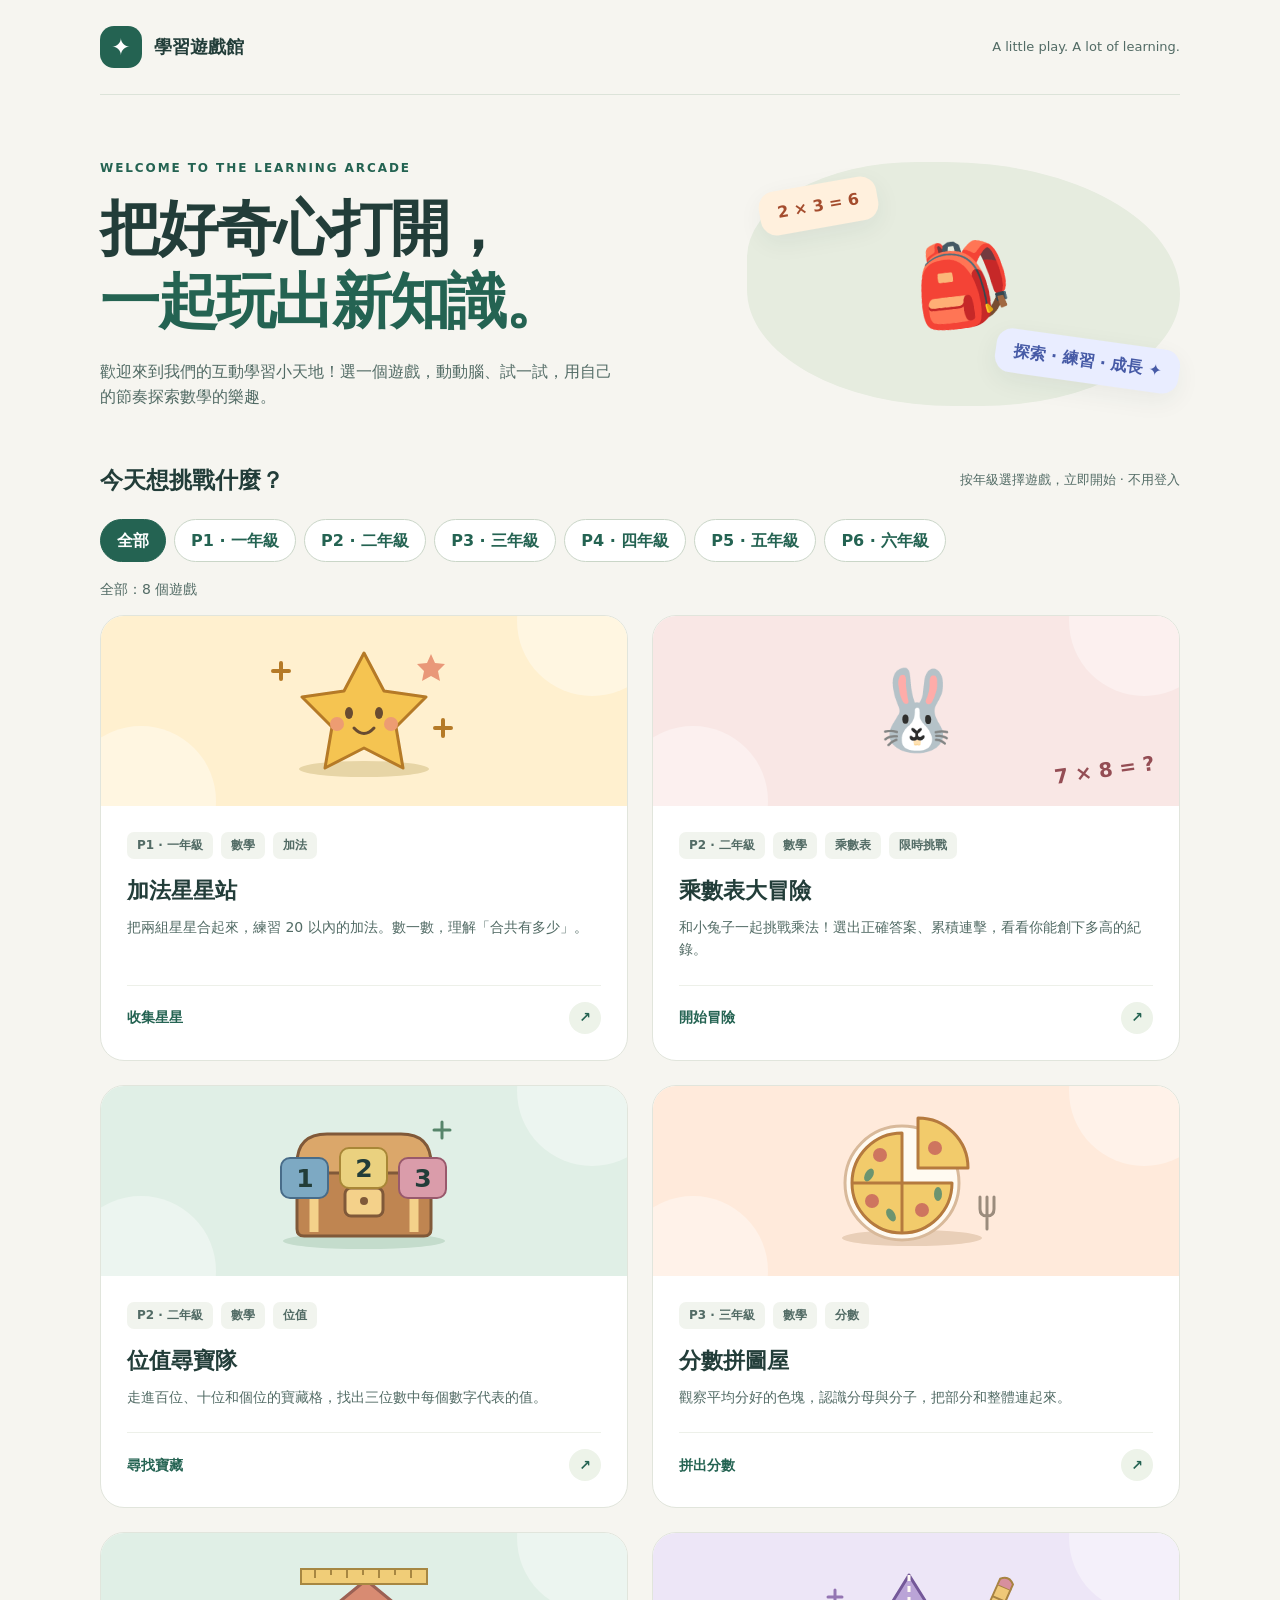
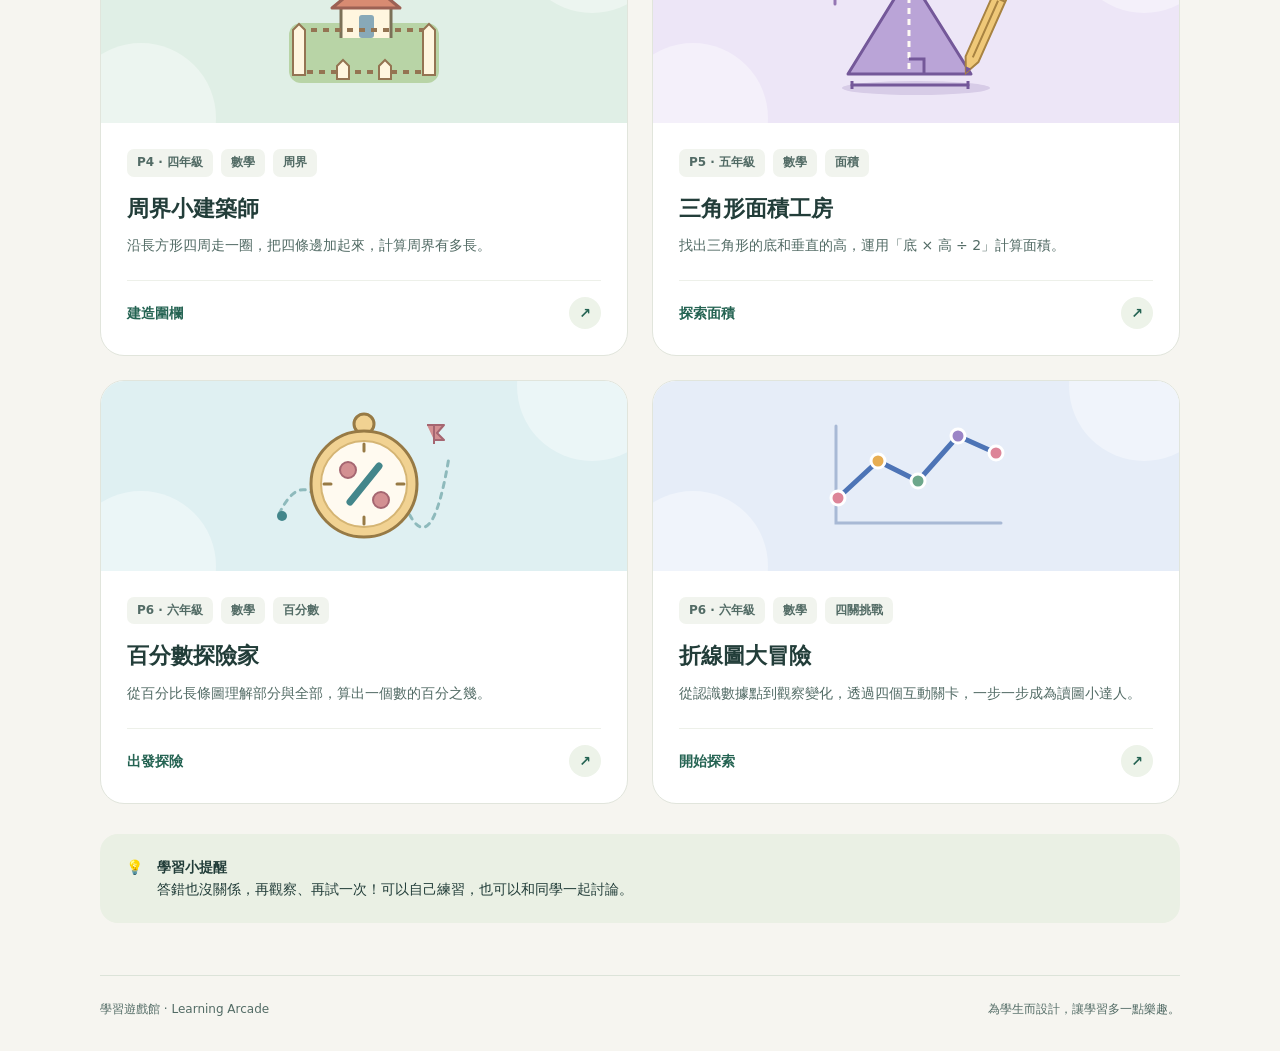
<file: index.html>
<!DOCTYPE html>
<html lang="zh-Hant">
<head>
  <meta charset="UTF-8">
  <meta name="viewport" content="width=device-width, initial-scale=1.0">
  <meta name="description" content="P1 至 P6 互動數學遊戲館：加法、位值、分數、周界、面積、百分數、乘數表及折線圖。">
  <meta name="theme-color" content="#f6f5f0">
  <title>學習遊戲館 · Learning Arcade</title>
  <style>
    :root { color-scheme: light; --ink: #223d39; --muted: #526b65; --green: #246352; }
    * { box-sizing: border-box; }
    body { margin: 0; color: var(--ink); background: #f6f5f0; font-family: "Microsoft JhengHei", "PingFang TC", system-ui, sans-serif; line-height: 1.6; }
    a { color: inherit; }
    .wrap { width: min(1080px, calc(100% - 40px)); margin: 0 auto; }
    .skip-link { position: absolute; left: 20px; top: -100px; padding: 12px 20px; background: white; z-index: 2; }
    .skip-link:focus { top: 12px; }
    header { display: flex; align-items: center; justify-content: space-between; gap: 16px; padding: 26px 0; border-bottom: 1px solid #dce3d9; }
    .brand { display: flex; align-items: center; gap: 12px; font-weight: 800; font-size: 18px; }
    .brand-icon { display: grid; place-items: center; width: 42px; height: 42px; background: var(--green); color: white; border-radius: 14px; font-size: 23px; }
    .header-note { color: var(--muted); font-size: 13px; }
    .hero { display: grid; grid-template-columns: 1.4fr 1fr; align-items: center; gap: 40px; padding: 64px 0 52px; }
    .eyebrow { margin: 0 0 14px; color: var(--green); font-size: 12px; font-weight: 800; letter-spacing: .16em; }
    h1 { margin: 0 0 20px; font-size: clamp(36px, 5.5vw, 60px); line-height: 1.22; letter-spacing: -.035em; }
    h1 span { color: var(--green); }
    .intro { max-width: 520px; margin: 0; color: var(--muted); font-size: 16px; }
    .hero-art { position: relative; min-height: 244px; display: grid; place-items: center; background: #e6ecdf; border-radius: 42% 58% 49% 51%; }
    .art-main { font-size: 80px; transform: rotate(-8deg); }
    .sticker { position: absolute; background: #fff; padding: 9px 18px; border-radius: 16px; box-shadow: 0 8px 24px #223d3910; font-weight: 800; }
    .sticker.first { top: 22px; left: 12px; transform: rotate(-10deg); color: #a44c2d; background: #fff0dd; }
    .sticker.second { bottom: 24px; right: 0; transform: rotate(8deg); color: #465aa6; background: #e9edff; }
    .section-heading { display: flex; align-items: center; justify-content: space-between; gap: 16px; margin-bottom: 20px; }
    h2 { margin: 0; font-size: 23px; }
    .section-heading p { margin: 0; color: var(--muted); font-size: 13px; }
    .filters { display: flex; flex-wrap: wrap; gap: 8px; margin-bottom: 16px; }
    .filters[hidden], .game[hidden] { display: none; }
    .filter { padding: 8px 16px; border: 1px solid #cad6c8; border-radius: 999px; background: #fff; color: var(--green); font: inherit; font-weight: 700; cursor: pointer; }
    .filter[aria-pressed="true"] { background: var(--green); border-color: var(--green); color: #fff; }
    .filter-status, .empty-state { color: var(--muted); font-size: 14px; }
    .empty-state { padding: 32px 24px; border: 1px dashed #cad6c8; border-radius: 18px; text-align: center; }
    .games { display: grid; grid-template-columns: repeat(2, minmax(0, 1fr)); gap: 24px; }
    .game { display: flex; flex-direction: column; border: 1px solid #e1e5dc; border-radius: 24px; overflow: hidden; text-decoration: none; background: #fff; transition: transform .2s, box-shadow .2s; }
    .game:hover { transform: translateY(-5px); box-shadow: 0 16px 32px #223d3910; }
    a:focus-visible, button:focus-visible { outline: 3px solid var(--green); outline-offset: 5px; }
    .game-art { position: relative; height: 190px; display: grid; place-items: center; overflow: hidden; }
    .pink { background: #f9e7e5; }
    .blue { background: #e6edf8; }
    .gold { background: #fff0cf; }
    .mint { background: #e0efe6; }
    .peach { background: #ffeadb; }
    .lavender { background: #ede6f7; }
    .aqua { background: #dff0f2; }
    .illustration { width: 220px; max-width: 90%; height: 150px; position: relative; z-index: 1; }
    .game-art::before, .game-art::after { content: ""; position: absolute; width: 150px; height: 150px; border-radius: 50%; background: #ffffff60; }
    .game-art::before { left: -35px; bottom: -70px; }
    .game-art::after { right: -40px; top: -70px; }
    .rabbit { font-size: 78px; }
    .equation { position: absolute; right: 24px; bottom: 20px; color: #944d54; font-size: 20px; font-weight: 800; transform: rotate(-8deg); }
    .chart { width: 200px; height: 130px; }
    .game-content { display: flex; flex-direction: column; flex: 1; padding: 26px; }
    .tags { display: flex; flex-wrap: wrap; gap: 8px; margin-bottom: 14px; }
    .tag { font-size: 12px; font-weight: 700; padding: 4px 10px; background: #f1f4ee; border-radius: 7px; color: #526b65; }
    h3 { font-size: 22px; margin: 0 0 8px; }
    .description { color: var(--muted); margin: 0 0 24px; font-size: 14px; }
    .play { display: flex; align-items: center; justify-content: space-between; margin-top: auto; padding-top: 16px; border-top: 1px solid #edf0e9; font-weight: 800; font-size: 14px; color: var(--green); }
    .arrow { display: grid; place-items: center; background: #edf3e9; width: 32px; height: 32px; border-radius: 50%; }
    .tip { display: flex; gap: 14px; padding: 22px 26px; margin: 30px 0 52px; border-radius: 18px; background: #eaf0e4; font-size: 14px; }
    .tip p { margin: 0; }
    footer { border-top: 1px solid #dce3d9; padding: 24px 0 32px; display: flex; justify-content: space-between; gap: 16px; color: var(--muted); font-size: 12px; }
    @media (max-width: 640px) {
      .wrap { width: calc(100% - 32px); }
      .header-note { display: none; }
      .hero { grid-template-columns: 1fr; gap: 24px; padding: 38px 0; }
      .hero-art { min-height: 170px; width: min(100%, 330px); justify-self: center; }
      .art-main { font-size: 60px; }
      .games { grid-template-columns: 1fr; }
      .section-heading { align-items: start; flex-direction: column; gap: 4px; }
      footer { flex-direction: column; gap: 4px; }
    }
    @media (prefers-reduced-motion: reduce) { .game { transition: none; } .game:hover { transform: none; } }
  </style>
</head>
<body>
  <a class="skip-link" href="#games">跳到遊戲列表</a>
  <div class="wrap">
    <header>
      <div class="brand"><span class="brand-icon" aria-hidden="true">✦</span> 學習遊戲館</div>
      <span class="header-note" lang="en">A little play. A lot of learning.</span>
    </header>
    <main>
      <section class="hero" aria-labelledby="welcome">
        <div>
          <p class="eyebrow" lang="en">WELCOME TO THE LEARNING ARCADE</p>
          <h1 id="welcome">把好奇心打開，<br><span>一起玩出新知識。</span></h1>
          <p class="intro">歡迎來到我們的互動學習小天地！選一個遊戲，動動腦、試一試，用自己的節奏探索數學的樂趣。</p>
        </div>
        <div class="hero-art" aria-hidden="true">
          <span class="sticker first">2 × 3 = 6</span>
          <span class="art-main">🎒</span>
          <span class="sticker second">探索 · 練習 · 成長 ✦</span>
        </div>
      </section>
      <section id="games" aria-labelledby="games-heading">
        <div class="section-heading">
          <h2 id="games-heading">今天想挑戰什麼？</h2>
          <p>按年級選擇遊戲，立即開始 · 不用登入</p>
        </div>
        <div class="filters" role="group" aria-label="按年級篩選遊戲" hidden>
          <button class="filter" type="button" data-grade="all" aria-pressed="true" aria-controls="game-list">全部</button>
          <button class="filter" type="button" data-grade="p1" aria-pressed="false" aria-controls="game-list">P1 · 一年級</button>
          <button class="filter" type="button" data-grade="p2" aria-pressed="false" aria-controls="game-list">P2 · 二年級</button>
          <button class="filter" type="button" data-grade="p3" aria-pressed="false" aria-controls="game-list">P3 · 三年級</button>
          <button class="filter" type="button" data-grade="p4" aria-pressed="false" aria-controls="game-list">P4 · 四年級</button>
          <button class="filter" type="button" data-grade="p5" aria-pressed="false" aria-controls="game-list">P5 · 五年級</button>
          <button class="filter" type="button" data-grade="p6" aria-pressed="false" aria-controls="game-list">P6 · 六年級</button>
        </div>
        <p class="filter-status" role="status" aria-live="polite" aria-atomic="true" hidden></p>
        <div class="games" id="game-list">
          <!-- To add a game, copy a game link and update its grade, href, title, tags, and description. -->
          <a class="game" data-grade="p1" href="./p1/addition-stars.html">
            <div class="game-art gold" aria-hidden="true">
              <svg class="illustration" viewBox="0 0 220 150" fill="none">
                <ellipse cx="110" cy="133" rx="65" ry="8" fill="#e7d5a6"/>
                <path d="M110 17L130 55L172 61L142 91L149 132L110 112L71 132L78 91L48 61L90 55Z" fill="#f5c451" stroke="#b57a27" stroke-width="3" stroke-linejoin="round"/>
                <ellipse cx="95" cy="77" rx="4" ry="6" fill="#684b31"/>
                <ellipse cx="125" cy="77" rx="4" ry="6" fill="#684b31"/>
                <path d="M100 92Q110 103 120 92" stroke="#684b31" stroke-width="3" stroke-linecap="round"/>
                <circle cx="83" cy="88" r="7" fill="#ed9c72"/><circle cx="137" cy="88" r="7" fill="#ed9c72"/>
                <path d="M27 27V43M19 35H35M189 84V100M181 92H197" stroke="#b57a27" stroke-width="4" stroke-linecap="round"/>
                <path d="M177 18L181 27L191 28L184 35L186 45L177 40L168 45L170 35L163 28L173 27Z" fill="#e99879"/>
              </svg>
            </div>
            <div class="game-content">
              <div class="tags"><span class="tag">P1 · 一年級</span><span class="tag">數學</span><span class="tag">加法</span></div>
              <h3>加法星星站</h3>
              <p class="description">把兩組星星合起來，練習 20 以內的加法。數一數，理解「合共有多少」。</p>
              <span class="play">收集星星 <span class="arrow" aria-hidden="true">↗</span></span>
            </div>
          </a>
          <a class="game" data-grade="p2" href="./p2/multiplication_game.html">
            <div class="game-art pink" aria-hidden="true"><span class="rabbit">🐰</span><span class="equation">7 × 8 = ?</span></div>
            <div class="game-content">
              <div class="tags"><span class="tag">P2 · 二年級</span><span class="tag">數學</span><span class="tag">乘數表</span><span class="tag">限時挑戰</span></div>
              <h3>乘數表大冒險</h3>
              <p class="description">和小兔子一起挑戰乘法！選出正確答案、累積連擊，看看你能創下多高的紀錄。</p>
              <span class="play">開始冒險 <span class="arrow" aria-hidden="true">↗</span></span>
            </div>
          </a>
          <a class="game" data-grade="p2" href="./p2/place-value.html">
            <div class="game-art mint" aria-hidden="true">
              <svg class="illustration" viewBox="0 0 220 150" fill="none">
                <ellipse cx="110" cy="135" rx="81" ry="8" fill="#c4dccc"/>
                <path d="M43 78V58Q43 28 73 28H147Q177 28 177 58V78Z" fill="#dba76a" stroke="#805939" stroke-width="3"/>
                <path d="M43 67H177V123Q177 130 170 130H50Q43 130 43 123Z" fill="#bf8551" stroke="#805939" stroke-width="3"/>
                <path d="M60 78V126M160 78V126" stroke="#f4d18a" stroke-width="9"/>
                <rect x="91" y="82" width="38" height="28" rx="6" fill="#f4d18a" stroke="#805939" stroke-width="3"/>
                <circle cx="110" cy="95" r="4" fill="#805939"/>
                <rect x="27" y="52" width="47" height="40" rx="9" fill="#7da9c3" stroke="#486c89" stroke-width="2"/>
                <rect x="86" y="42" width="47" height="40" rx="9" fill="#ead17f" stroke="#a98737" stroke-width="2"/>
                <rect x="145" y="52" width="47" height="40" rx="9" fill="#da9caa" stroke="#99596c" stroke-width="2"/>
                <g fill="#223d39" font-family="system-ui, sans-serif" font-size="25" font-weight="800" text-anchor="middle">
                  <text x="51" y="81">1</text><text x="110" y="71">2</text><text x="169" y="81">3</text>
                </g>
                <path d="M188 16V32M180 24H196" stroke="#56856a" stroke-width="3" stroke-linecap="round"/>
              </svg>
            </div>
            <div class="game-content">
              <div class="tags"><span class="tag">P2 · 二年級</span><span class="tag">數學</span><span class="tag">位值</span></div>
              <h3>位值尋寶隊</h3>
              <p class="description">走進百位、十位和個位的寶藏格，找出三位數中每個數字代表的值。</p>
              <span class="play">尋找寶藏 <span class="arrow" aria-hidden="true">↗</span></span>
            </div>
          </a>
          <a class="game" data-grade="p3" href="./p3/fraction-puzzle.html">
            <div class="game-art peach" aria-hidden="true">
              <svg class="illustration" viewBox="0 0 220 150" fill="none">
                <ellipse cx="106" cy="132" rx="70" ry="8" fill="#e9cfb8"/>
                <circle cx="96" cy="77" r="57" fill="#fffaf1" stroke="#d8b99a" stroke-width="3"/>
                <path d="M96 77L96 27A50 50 0 1 0 146 77Z" fill="#f2cb6b" stroke="#b57a3e" stroke-width="3" stroke-linejoin="round"/>
                <path d="M96 77H46M96 77V127" stroke="#b57a3e" stroke-width="3"/>
                <path d="M112 62V12A50 50 0 0 1 162 62Z" fill="#f2cb6b" stroke="#b57a3e" stroke-width="3" stroke-linejoin="round"/>
                <g fill="#ce755f"><circle cx="74" cy="49" r="7"/><circle cx="66" cy="95" r="7"/><circle cx="116" cy="104" r="7"/><circle cx="129" cy="42" r="7"/></g>
                <g fill="#6b9470"><ellipse cx="63" cy="69" rx="4" ry="7" transform="rotate(30 63 69)"/><ellipse cx="85" cy="109" rx="4" ry="7" transform="rotate(-30 85 109)"/><ellipse cx="132" cy="88" rx="4" ry="7"/></g>
                <path d="M181 91V123M174 91V103Q174 110 181 110Q188 110 188 103V91" stroke="#9b8c7d" stroke-width="3" stroke-linecap="round"/>
              </svg>
            </div>
            <div class="game-content">
              <div class="tags"><span class="tag">P3 · 三年級</span><span class="tag">數學</span><span class="tag">分數</span></div>
              <h3>分數拼圖屋</h3>
              <p class="description">觀察平均分好的色塊，認識分母與分子，把部分和整體連起來。</p>
              <span class="play">拼出分數 <span class="arrow" aria-hidden="true">↗</span></span>
            </div>
          </a>
          <a class="game" data-grade="p4" href="./p4/perimeter-builder.html">
            <div class="game-art mint" aria-hidden="true">
              <svg class="illustration" viewBox="0 0 220 150" fill="none">
                <rect x="35" y="70" width="150" height="60" rx="12" fill="#b8d4a6"/>
                <path d="M87 85V53H137V85" fill="#fff6df" stroke="#7b7158" stroke-width="3"/>
                <path d="M78 55L112 27L146 55Z" fill="#d88b72" stroke="#9c6154" stroke-width="3" stroke-linejoin="round"/>
                <rect x="105" y="62" width="15" height="23" rx="3" fill="#88a9b8"/>
                <path d="M45 77H175V119H45Z" stroke="#947452" stroke-width="4" stroke-dasharray="6 6"/>
                <g fill="#fff6df" stroke="#947452" stroke-width="2">
                  <path d="M39 122V77L45 71L51 77V122Z"/><path d="M169 122V77L175 71L181 77V122Z"/>
                  <path d="M83 126V113L89 107L95 113V126Z"/><path d="M125 126V113L131 107L137 113V126Z"/>
                </g>
                <path d="M47 16H173V31H47Z" fill="#f0cd78" stroke="#a78742" stroke-width="2"/>
                <path d="M61 17V25M77 17V22M93 17V25M109 17V22M125 17V25M141 17V22M157 17V25" stroke="#a78742" stroke-width="2"/>
              </svg>
            </div>
            <div class="game-content">
              <div class="tags"><span class="tag">P4 · 四年級</span><span class="tag">數學</span><span class="tag">周界</span></div>
              <h3>周界小建築師</h3>
              <p class="description">沿長方形四周走一圈，把四條邊加起來，計算周界有多長。</p>
              <span class="play">建造圍欄 <span class="arrow" aria-hidden="true">↗</span></span>
            </div>
          </a>
          <a class="game" data-grade="p5" href="./p5/triangle-area.html">
            <div class="game-art lavender" aria-hidden="true">
              <svg class="illustration" viewBox="0 0 220 150" fill="none">
                <ellipse cx="110" cy="135" rx="74" ry="7" fill="#d7cce7"/>
                <path d="M42 121L103 22L165 121Z" fill="#baa4d7" stroke="#745899" stroke-width="3" stroke-linejoin="round"/>
                <path d="M103 22V121" stroke="#fffaf4" stroke-width="3" stroke-dasharray="6 5"/>
                <path d="M103 106H118V121" stroke="#745899" stroke-width="3"/>
                <path d="M46 132H162" stroke="#745899" stroke-width="3" stroke-linecap="round"/>
                <path d="M46 128V136M162 128V136" stroke="#745899" stroke-width="3"/>
                <g transform="rotate(24 179 77)">
                  <path d="M172 30H186V109L179 124L172 109Z" fill="#efc878" stroke="#a88342" stroke-width="2"/>
                  <path d="M172 43H186M179 45V107" stroke="#a88342" stroke-width="2"/>
                  <path d="M176 118L179 124L182 118" fill="#745899"/>
                  <path d="M172 30V24Q179 17 186 24V30" fill="#d78f9e" stroke="#a88342" stroke-width="2"/>
                </g>
                <path d="M29 37V51M22 44H36" stroke="#9476b3" stroke-width="3" stroke-linecap="round"/>
              </svg>
            </div>
            <div class="game-content">
              <div class="tags"><span class="tag">P5 · 五年級</span><span class="tag">數學</span><span class="tag">面積</span></div>
              <h3>三角形面積工房</h3>
              <p class="description">找出三角形的底和垂直的高，運用「底 × 高 ÷ 2」計算面積。</p>
              <span class="play">探索面積 <span class="arrow" aria-hidden="true">↗</span></span>
            </div>
          </a>
          <a class="game" data-grade="p6" href="./p6/percentage-quest.html">
            <div class="game-art aqua" aria-hidden="true">
              <svg class="illustration" viewBox="0 0 220 150" fill="none">
                <path d="M25 113Q45 72 66 100T106 85T151 104T195 56" stroke="#8ebabc" stroke-width="3" stroke-dasharray="5 6" stroke-linecap="round"/>
                <circle cx="110" cy="23" r="10" fill="#f1d292" stroke="#977a45" stroke-width="3"/>
                <circle cx="110" cy="83" r="53" fill="#f1d292" stroke="#977a45" stroke-width="3"/>
                <circle cx="110" cy="83" r="43" fill="#fffaf0" stroke="#d5b574" stroke-width="2"/>
                <path d="M110 43V50M110 116V123M70 83H77M143 83H150" stroke="#977a45" stroke-width="3" stroke-linecap="round"/>
                <path d="M96 101L125 65" stroke="#43868b" stroke-width="7" stroke-linecap="round"/>
                <circle cx="94" cy="69" r="8" fill="#d39092" stroke="#a56671" stroke-width="2"/>
                <circle cx="127" cy="99" r="8" fill="#d39092" stroke="#a56671" stroke-width="2"/>
                <path d="M180 24V43M173 24H190L183 32L190 39H180" fill="#d39092" stroke="#a56671" stroke-width="2" stroke-linejoin="round"/>
                <circle cx="28" cy="115" r="5" fill="#43868b"/>
              </svg>
            </div>
            <div class="game-content">
              <div class="tags"><span class="tag">P6 · 六年級</span><span class="tag">數學</span><span class="tag">百分數</span></div>
              <h3>百分數探險家</h3>
              <p class="description">從百分比長條圖理解部分與全部，算出一個數的百分之幾。</p>
              <span class="play">出發探險 <span class="arrow" aria-hidden="true">↗</span></span>
            </div>
          </a>
          <a class="game" data-grade="p6" href="./p6/折線圖大冒險_六年級互動課件.html">
            <div class="game-art blue" aria-hidden="true">
              <svg class="chart" viewBox="0 0 200 130" fill="none">
                <path d="M20 15V112H185" stroke="#a8b9d5" stroke-width="3" stroke-linecap="round"/>
                <path d="M22 87L62 50L102 70L142 25L180 42" stroke="#4d74b6" stroke-width="5" stroke-linecap="round" stroke-linejoin="round"/>
                <g stroke="white" stroke-width="3"><circle cx="22" cy="87" r="7" fill="#dd8598"/><circle cx="62" cy="50" r="7" fill="#e7ad52"/><circle cx="102" cy="70" r="7" fill="#6da78b"/><circle cx="142" cy="25" r="7" fill="#9b85c6"/><circle cx="180" cy="42" r="7" fill="#dd8598"/></g>
              </svg>
            </div>
            <div class="game-content">
              <div class="tags"><span class="tag">P6 · 六年級</span><span class="tag">數學</span><span class="tag">四關挑戰</span></div>
              <h3>折線圖大冒險</h3>
              <p class="description">從認識數據點到觀察變化，透過四個互動關卡，一步一步成為讀圖小達人。</p>
              <span class="play">開始探索 <span class="arrow" aria-hidden="true">↗</span></span>
            </div>
          </a>
        </div>
        <p class="empty-state" hidden>這個年級暫時未有遊戲，請選擇其他年級，稍後再來看看！</p>
      </section>
      <aside class="tip"><span aria-hidden="true">💡</span><p><strong>學習小提醒</strong><br>答錯也沒關係，再觀察、再試一次！可以自己練習，也可以和同學一起討論。</p></aside>
    </main>
    <footer><span>學習遊戲館 · Learning Arcade</span><span>為學生而設計，讓學習多一點樂趣。</span></footer>
  </div>
  <script>
    const filters = document.querySelector('.filters');
    const filterButtons = filters.querySelectorAll('.filter');
    const games = document.querySelectorAll('.game');
    const status = document.querySelector('.filter-status');
    const emptyState = document.querySelector('.empty-state');

    function filterGames(selectedButton) {
      const grade = selectedButton.dataset.grade;
      let count = 0;
      games.forEach(game => {
        game.hidden = grade !== 'all' && game.dataset.grade !== grade;
        if (!game.hidden) count++;
      });
      filterButtons.forEach(button => {
        button.setAttribute('aria-pressed', String(button === selectedButton));
      });
      status.textContent = `${selectedButton.textContent}：${count} 個遊戲`;
      emptyState.hidden = count !== 0;
    }

    filterButtons.forEach(button => {
      button.addEventListener('click', () => filterGames(button));
    });
    filterGames(filterButtons[0]);
    status.hidden = false;
    filters.hidden = false;
  </script>
</body>
</html>
</file>
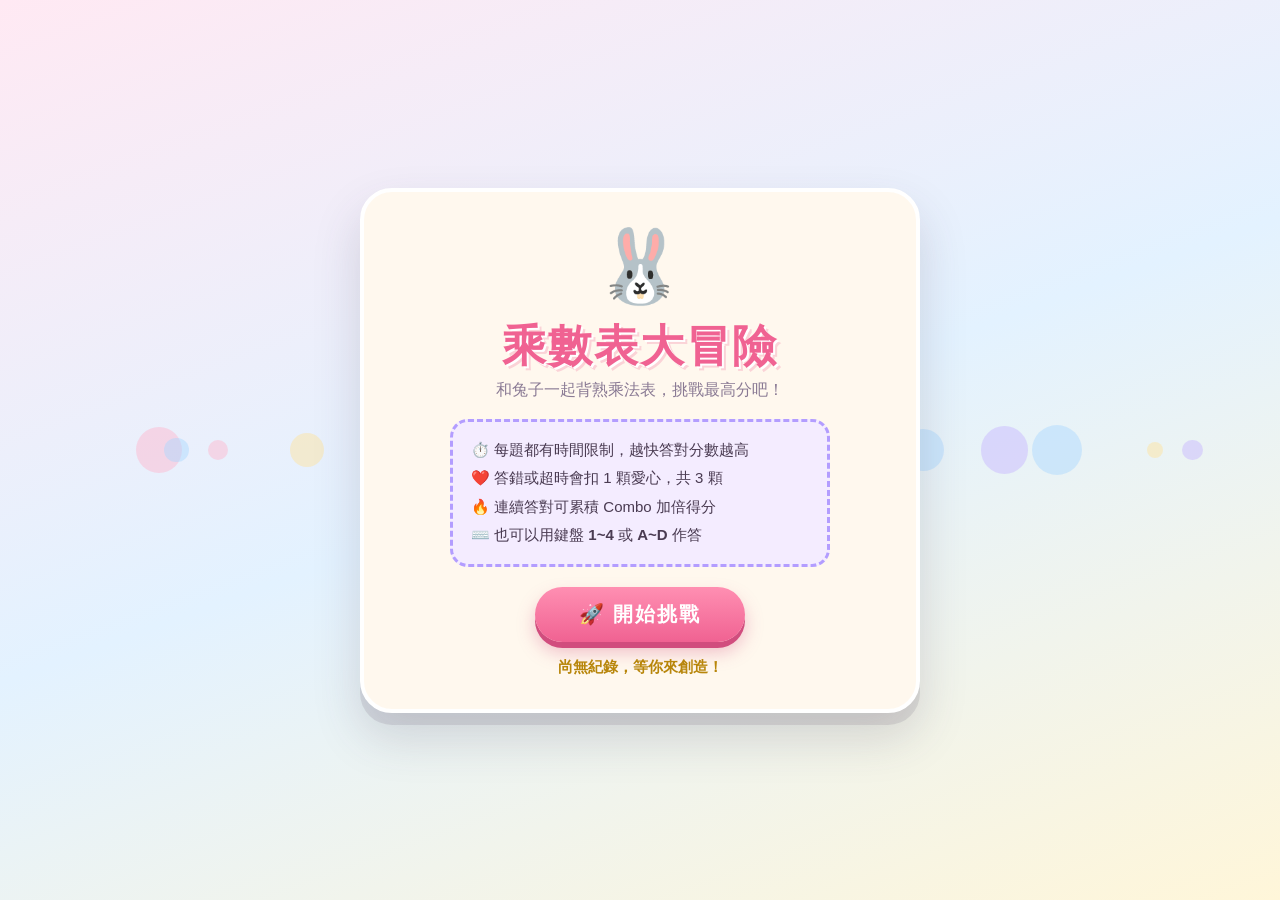
<file: multiplication_game.html>
<!DOCTYPE html>
<html lang="zh-Hant">
<head>
<meta charset="UTF-8">
<meta name="viewport" content="width=device-width, initial-scale=1.0">
<title>🐰 乘數表大冒險</title>
<style>
  * { margin: 0; padding: 0; box-sizing: border-box; -webkit-tap-highlight-color: transparent; }
  :root {
    --pink: #ff8fb2; --pink-dark: #f06292;
    --blue: #7cc5ff; --blue-dark: #42a5f5;
    --yellow: #ffd66b; --green: #7ee8a2; --green-dark: #4caf7d;
    --purple: #b39dff; --red: #ff6b6b;
    --ink: #4a3b52; --cream: #fff8ee;
  }
  body {
    font-family: "Comic Sans MS", "Chalkboard SE", "PingFang TC", "Microsoft JhengHei", sans-serif;
    background: linear-gradient(160deg, #ffe9f3 0%, #e3f2ff 50%, #fff6d9 100%);
    min-height: 100vh;
    display: flex; align-items: center; justify-content: center;
    overflow: hidden; color: var(--ink);
    user-select: none;
  }
  /* 漂浮背景裝飾 */
  .bg-bubble {
    position: fixed; border-radius: 50%; opacity: .45; pointer-events: none; z-index: 0;
    animation: floatUp linear infinite;
  }
  @keyframes floatUp {
    0%   { transform: translateY(110vh) rotate(0deg); }
    100% { transform: translateY(-15vh) rotate(360deg); }
  }
  #stage {
    position: relative; z-index: 2; width: min(92vw, 560px); text-align: center;
  }
  .card {
    background: var(--cream); border-radius: 32px; padding: 32px 28px;
    box-shadow: 0 12px 0 rgba(74,59,82,.12), 0 24px 48px rgba(74,59,82,.18);
    border: 4px solid #fff;
    animation: cardPop .5s cubic-bezier(.34,1.56,.64,1);
  }
  @keyframes cardPop { from { transform: scale(.7); opacity: 0; } to { transform: scale(1); opacity: 1; } }
  .hidden { display: none !important; }

  /* ===== 開始畫面 ===== */
  .mascot { font-size: 72px; display: inline-block; animation: bounce 1.2s ease-in-out infinite; }
  @keyframes bounce { 0%,100% { transform: translateY(0);} 50% { transform: translateY(-16px);} }
  h1 {
    font-size: clamp(30px, 7vw, 44px); color: var(--pink-dark);
    text-shadow: 2px 2px 0 #fff, 4px 4px 0 rgba(240,98,146,.25);
    letter-spacing: 2px; margin: 8px 0 4px;
  }
  .subtitle { font-size: 16px; color: #8a7a94; margin-bottom: 18px; }
  .rule-box {
    background: #f4ecff; border-radius: 18px; padding: 14px 18px; margin: 0 auto 20px;
    font-size: 15px; line-height: 1.9; text-align: left; max-width: 380px;
    border: 3px dashed var(--purple);
  }
  .btn {
    font-family: inherit; font-size: 20px; font-weight: bold; cursor: pointer;
    padding: 14px 44px; border: none; border-radius: 999px; color: #fff;
    background: linear-gradient(180deg, var(--pink), var(--pink-dark));
    box-shadow: 0 6px 0 #d14d7e, 0 10px 18px rgba(209,77,126,.35);
    transition: transform .12s, box-shadow .12s; letter-spacing: 2px;
  }
  .btn:hover { transform: translateY(-3px) scale(1.04); }
  .btn:active { transform: translateY(3px); box-shadow: 0 2px 0 #d14d7e; }
  .best-tag { margin-top: 16px; font-size: 15px; color: #b8860b; font-weight: bold; }

  /* ===== 遊戲畫面 HUD ===== */
  .hud { display: flex; align-items: center; justify-content: space-between; gap: 10px; margin-bottom: 10px; }
  .score-board {
    background: #fff; border-radius: 16px; padding: 6px 16px; min-width: 110px;
    box-shadow: 0 4px 0 rgba(74,59,82,.1); border: 3px solid var(--yellow);
  }
  .score-label { font-size: 11px; color: #b0a0ba; letter-spacing: 1px; }
  #score { font-size: 26px; font-weight: bold; color: #e6a700; transition: transform .15s; }
  #score.pop { transform: scale(1.35); }
  .lives { font-size: 24px; letter-spacing: 3px; filter: drop-shadow(0 2px 0 rgba(0,0,0,.12)); }
  .lives span { display: inline-block; transition: all .3s; }
  .lives span.lost { filter: grayscale(1); opacity: .3; transform: scale(.8); }
  .level-tag {
    background: var(--purple); color: #fff; font-size: 13px; font-weight: bold;
    border-radius: 999px; padding: 5px 14px; box-shadow: 0 3px 0 #8f79e0;
  }
  .combo-box { height: 30px; margin-bottom: 6px; }
  #combo {
    display: inline-block; font-size: 19px; font-weight: bold; color: #fff;
    background: linear-gradient(90deg, #ff9a56, #ff5e8a); border-radius: 999px;
    padding: 4px 18px; opacity: 0; transform: scale(.5); transition: all .25s cubic-bezier(.34,1.56,.64,1);
  }
  #combo.show { opacity: 1; transform: scale(1); animation: comboWiggle .4s ease infinite alternate; }
  @keyframes comboWiggle { from { transform: scale(1) rotate(-2deg);} to { transform: scale(1.08) rotate(2deg);} }

  /* 計時條 */
  .timer-track { height: 16px; background: #efe4f5; border-radius: 999px; overflow: hidden; margin-bottom: 18px; border: 3px solid #fff; box-shadow: inset 0 2px 4px rgba(0,0,0,.08); }
  #timerBar {
    height: 100%; width: 100%; border-radius: 999px;
    background: linear-gradient(90deg, var(--green), var(--green-dark));
    transition: width .1s linear, background .3s;
  }
  #timerBar.warn { background: linear-gradient(90deg, var(--yellow), #ff9f43); }
  #timerBar.danger { background: linear-gradient(90deg, var(--red), #d63031); }

  /* 題目 */
  .question-box {
    background: linear-gradient(180deg, #fff, #fdf3ff); border-radius: 24px;
    padding: 22px 10px; margin-bottom: 20px; border: 4px solid var(--blue);
    box-shadow: 0 6px 0 rgba(66,165,245,.25);
  }
  #question { font-size: clamp(38px, 9vw, 56px); font-weight: bold; color: var(--blue-dark); letter-spacing: 4px; }
  #question.zoom { animation: qZoom .35s cubic-bezier(.34,1.56,.64,1); }
  @keyframes qZoom { 0% { transform: scale(.3); opacity: 0;} 100% { transform: scale(1); opacity: 1;} }

  /* 答案按鈕 */
  .answers { display: grid; grid-template-columns: 1fr 1fr; gap: 14px; }
  .ans {
    font-family: inherit; font-size: clamp(24px, 6vw, 32px); font-weight: bold;
    padding: 18px 8px; border-radius: 22px; border: 4px solid #fff; cursor: pointer;
    color: #fff; position: relative;
    box-shadow: 0 6px 0 rgba(0,0,0,.15);
    transition: transform .12s, box-shadow .12s, filter .2s;
  }
  .ans:hover { transform: translateY(-4px) scale(1.03); }
  .ans:active { transform: translateY(3px); box-shadow: 0 2px 0 rgba(0,0,0,.15); }
  .ans .key-hint {
    position: absolute; top: 6px; left: 10px; font-size: 12px; opacity: .75;
    background: rgba(255,255,255,.3); border-radius: 6px; padding: 1px 7px;
  }
  .ans.correct { background: var(--green-dark) !important; animation: correctPulse .45s ease; }
  .ans.wrong   { background: var(--red) !important; animation: shake .4s ease; }
  .ans.dim { filter: grayscale(.6) opacity(.55); pointer-events: none; }
  .ans:disabled { pointer-events: none; }
  @keyframes correctPulse { 0%{transform:scale(1);} 40%{transform:scale(1.12);} 100%{transform:scale(1);} }
  @keyframes shake { 0%,100%{transform:translateX(0);} 20%{transform:translateX(-9px);} 40%{transform:translateX(9px);} 60%{transform:translateX(-6px);} 80%{transform:translateX(6px);} }
  .shake-screen { animation: shakeScreen .4s ease; }
  @keyframes shakeScreen { 0%,100%{transform:translateX(0);} 25%{transform:translateX(-10px);} 50%{transform:translateX(10px);} 75%{transform:translateX(-6px);} }

  /* 粒子 */
  .particle { position: fixed; pointer-events: none; z-index: 99; border-radius: 50%; }
  .float-score {
    position: fixed; pointer-events: none; z-index: 99; font-weight: bold; font-size: 26px;
    color: #ff9f1a; text-shadow: 2px 2px 0 #fff; animation: floatScore 1s ease-out forwards;
  }
  @keyframes floatScore { 0%{opacity:1; transform:translateY(0) scale(.6);} 30%{transform:translateY(-20px) scale(1.2);} 100%{opacity:0; transform:translateY(-70px) scale(1);} }

  /* 全屏閃爍 */
  #flash { position: fixed; inset: 0; pointer-events: none; z-index: 98; opacity: 0; }
  #flash.good { background: radial-gradient(circle, rgba(126,232,162,.5), transparent 70%); animation: flashAnim .45s ease; }
  #flash.bad  { background: radial-gradient(circle, rgba(255,107,107,.55), transparent 70%); animation: flashAnim .45s ease; }
  @keyframes flashAnim { 0%{opacity:1;} 100%{opacity:0;} }

  /* ===== 結束畫面 ===== */
  .gameover-emoji { font-size: 64px; animation: bounce 1.2s ease-in-out infinite; display: inline-block; }
  .final-score { font-size: 54px; font-weight: bold; color: var(--pink-dark); margin: 6px 0; text-shadow: 2px 2px 0 #fff; }
  .final-line { font-size: 16px; color: #8a7a94; margin-bottom: 6px; }
  #newRecord {
    display: inline-block; background: linear-gradient(90deg,#ffd66b,#ff9a56); color: #fff;
    font-weight: bold; border-radius: 999px; padding: 5px 18px; margin: 6px 0 14px;
    animation: recordGlow 1s ease infinite alternate; font-size: 15px;
  }
  @keyframes recordGlow { from { transform: scale(1); box-shadow: 0 0 8px #ffd66b;} to { transform: scale(1.08); box-shadow: 0 0 22px #ff9a56;} }
  .btn-row { display: flex; gap: 12px; justify-content: center; flex-wrap: wrap; }
  .btn.secondary {
    background: linear-gradient(180deg, var(--blue), var(--blue-dark));
    box-shadow: 0 6px 0 #2f8fe0, 0 10px 18px rgba(47,143,224,.35);
  }
  .btn.secondary:active { box-shadow: 0 2px 0 #2f8fe0; }
  .kbd-tip { margin-top: 14px; font-size: 12px; color: #b0a0ba; }
</style>
</head>
<body>
<div id="flash"></div>

<div id="stage">

  <!-- 開始畫面 -->
  <div class="card" id="startScreen">
    <div class="mascot">🐰</div>
    <h1>乘數表大冒險</h1>
    <p class="subtitle">和兔子一起背熟乘法表，挑戰最高分吧！</p>
    <div class="rule-box">
      ⏱️ 每題都有時間限制，越快答對分數越高<br>
      ❤️ 答錯或超時會扣 1 顆愛心，共 3 顆<br>
      🔥 連續答對可累積 Combo 加倍得分<br>
      ⌨️ 也可以用鍵盤 <b>1~4</b> 或 <b>A~D</b> 作答
    </div>
    <button class="btn" id="startBtn">🚀 開始挑戰</button>
    <div class="best-tag" id="startBest"></div>
  </div>

  <!-- 遊戲畫面 -->
  <div class="card hidden" id="gameScreen">
    <div class="hud">
      <div class="score-board">
        <div class="score-label">SCORE 分數</div>
        <div id="score">0</div>
      </div>
      <div class="level-tag" id="levelTag">Lv.1</div>
      <div class="lives" id="lives"></div>
    </div>
    <div class="combo-box"><span id="combo">🔥 Combo x2</span></div>
    <div class="timer-track"><div id="timerBar"></div></div>
    <div class="question-box"><div id="question">7 × 8 = ?</div></div>
    <div class="answers" id="answers"></div>
    <div class="kbd-tip">提示：按鍵盤 1~4 或 A~D 快速作答</div>
  </div>

  <!-- 結束畫面 -->
  <div class="card hidden" id="overScreen">
    <div class="gameover-emoji" id="overEmoji">🌟</div>
    <h1>遊戲結束</h1>
    <div class="final-line" id="finalLine"></div>
    <div class="final-score" id="finalScore">0</div>
    <div class="final-line" id="finalBest"></div>
    <div id="newRecord" class="hidden">🏆 新紀錄！你太厲害了！</div><br>
    <div class="btn-row">
      <button class="btn" id="restartBtn">🔄 重新開始</button>
      <button class="btn secondary" id="homeBtn">🏠 回主頁</button>
    </div>
  </div>

</div>

<script>
(function () {
  'use strict';

  /* ===== DOM ===== */
  const $ = id => document.getElementById(id);
  const startScreen = $('startScreen'), gameScreen = $('gameScreen'), overScreen = $('overScreen');
  const scoreEl = $('score'), livesEl = $('lives'), levelTag = $('levelTag');
  const comboEl = $('combo'), timerBar = $('timerBar'), questionEl = $('question'), answersEl = $('answers');
  const flashEl = $('flash'), startBest = $('startBest');

  /* ===== 狀態 ===== */
  const HS_KEY = 'multGame_highScore_v1';
  let highScore = parseInt(localStorage.getItem(HS_KEY) || '0', 10);
  let score = 0, lives = 3, combo = 0, correctCount = 0, level = 1;
  let currentAnswer = 0, timeLimit = 10000, timeLeft = 0, rafId = null, lastTick = 0;
  let playing = false, locked = false;

  const KEYMAP = { '1':0,'2':1,'3':2,'4':3,'a':0,'b':1,'c':2,'d':3 };
  const COLORS = [
    ['#ff9fbe','#f06292'], ['#8ecdf7','#42a5f5'],
    ['#ffd98a','#ffa726'], ['#b9a5ff','#7c6ff0']
  ];

  /* ===== 音效（Web Audio，無需外部檔案） ===== */
  let audioCtx = null;
  function ensureAudio() {
    if (!audioCtx) { try { audioCtx = new (window.AudioContext || window.webkitAudioContext)(); } catch (e) {} }
    if (audioCtx && audioCtx.state === 'suspended') audioCtx.resume();
  }
  function tone(freq, start, dur, type, vol) {
    if (!audioCtx) return;
    const o = audioCtx.createOscillator(), g = audioCtx.createGain();
    o.type = type || 'sine'; o.frequency.value = freq;
    const t = audioCtx.currentTime + start;
    g.gain.setValueAtTime(0.0001, t);
    g.gain.linearRampToValueAtTime(vol || 0.18, t + 0.02);
    g.gain.exponentialRampToValueAtTime(0.0001, t + dur);
    o.connect(g); g.connect(audioCtx.destination);
    o.start(t); o.stop(t + dur + 0.05);
  }
  const sfx = {
    click:   () => tone(600, 0, 0.08, 'triangle', 0.12),
    correct: () => { tone(523, 0, 0.12, 'sine', 0.2); tone(659, 0.09, 0.12, 'sine', 0.2); tone(784, 0.18, 0.22, 'sine', 0.22); },
    wrong:   () => { tone(220, 0, 0.18, 'sawtooth', 0.14); tone(160, 0.15, 0.28, 'sawtooth', 0.14); },
    tick:    () => tone(880, 0, 0.05, 'square', 0.06),
    levelup: () => { tone(523, 0, 0.1, 'triangle', 0.18); tone(659, 0.08, 0.1, 'triangle', 0.18); tone(880, 0.16, 0.2, 'triangle', 0.2); },
    gameover:() => { tone(392, 0, 0.2, 'sine', 0.18); tone(330, 0.2, 0.2, 'sine', 0.18); tone(262, 0.4, 0.35, 'sine', 0.18); tone(196, 0.65, 0.5, 'sine', 0.16); }
  };

  /* ===== 背景漂浮泡泡 ===== */
  (function makeBubbles() {
    const colors = ['#ffb3cd','#a8d8ff','#ffe29a','#c5b3ff','#a8ecc0'];
    for (let i = 0; i < 12; i++) {
      const b = document.createElement('div');
      b.className = 'bg-bubble';
      const s = 14 + Math.random() * 40;
      b.style.cssText = 'width:' + s + 'px;height:' + s + 'px;left:' + (Math.random()*100) +
        'vw;background:' + colors[i % colors.length] +
        ';animation-duration:' + (9 + Math.random()*10) + 's;animation-delay:-' + (Math.random()*12) + 's;';
      document.body.appendChild(b);
    }
  })();

  /* ===== 粒子爆炸 ===== */
  function burst(x, y, color) {
    for (let i = 0; i < 18; i++) {
      const p = document.createElement('div');
      p.className = 'particle';
      const s = 6 + Math.random() * 8;
      p.style.cssText = 'left:' + x + 'px;top:' + y + 'px;width:' + s + 'px;height:' + s +
        'px;background:' + (Math.random() < .5 ? color : '#ffd66b') + ';';
      document.body.appendChild(p);
      const ang = Math.random() * Math.PI * 2, dist = 50 + Math.random() * 90;
      p.animate([
        { transform: 'translate(-50%,-50%) scale(1)', opacity: 1 },
        { transform: 'translate(' + (Math.cos(ang)*dist - s/2) + 'px,' + (Math.sin(ang)*dist - s/2) + 'px) scale(0)', opacity: 0 }
      ], { duration: 600 + Math.random()*300, easing: 'cubic-bezier(.2,.8,.4,1)' }).onfinish = () => p.remove();
    }
  }
  function floatText(x, y, text) {
    const f = document.createElement('div');
    f.className = 'float-score'; f.textContent = text;
    f.style.left = (x - 20) + 'px'; f.style.top = (y - 20) + 'px';
    document.body.appendChild(f);
    setTimeout(() => f.remove(), 1000);
  }
  function flash(type) {
    flashEl.className = ''; void flashEl.offsetWidth;
    flashEl.className = type;
  }

  /* ===== 遊戲流程 ===== */
  function showScreen(el) {
    [startScreen, gameScreen, overScreen].forEach(s => s.classList.add('hidden'));
    el.classList.remove('hidden');
    el.style.animation = 'none'; void el.offsetWidth; el.style.animation = '';
  }

  function renderLives() {
    livesEl.innerHTML = '';
    for (let i = 0; i < 3; i++) {
      const sp = document.createElement('span');
      sp.textContent = '❤️';
      if (i >= lives) sp.classList.add('lost');
      livesEl.appendChild(sp);
    }
  }

  function setScore(v) {
    score = v; scoreEl.textContent = score;
    scoreEl.classList.remove('pop'); void scoreEl.offsetWidth; scoreEl.classList.add('pop');
  }

  function genQuestion() {
    // 隨著等級提升，數字範圍變大
    const maxA = level >= 3 ? 9 : 7;
    const a = 2 + Math.floor(Math.random() * (maxA - 1));
    const b = 2 + Math.floor(Math.random() * (9 - 1));
    currentAnswer = a * b;

    const opts = new Set([currentAnswer]);
    while (opts.size < 4) {
      // 干擾項：接近正確答案的數
      let d = currentAnswer + (Math.floor(Math.random() * 11) - 5);
      if (d < 2) d = currentAnswer + 1 + Math.floor(Math.random() * 4);
      if (!opts.has(d)) opts.add(d);
    }
    const arr = [...opts].sort(() => Math.random() - 0.5);

    questionEl.textContent = a + ' × ' + b + ' = ?';
    questionEl.classList.remove('zoom'); void questionEl.offsetWidth; questionEl.classList.add('zoom');

    answersEl.innerHTML = '';
    arr.forEach((val, i) => {
      const btn = document.createElement('button');
      btn.className = 'ans';
      btn.style.background = 'linear-gradient(180deg,' + COLORS[i][0] + ',' + COLORS[i][1] + ')';
      btn.innerHTML = '<span class="key-hint">' + (i + 1) + ' / ' + 'ABCD'[i] + '</span>' + val;
      btn.dataset.val = val;   // ★ 直接把答案數值存起來，避免從文字解析出錯
      btn.addEventListener('click', () => pick(i, btn));
      answersEl.appendChild(btn);
    });

    // 時間限制隨等級縮短：10s → 6s
    timeLimit = Math.max(6000, 10000 - (level - 1) * 1000);
    timeLeft = timeLimit; lastTick = performance.now();
    updateTimerBar();
  }

  function updateTimerBar() {
    const pct = Math.max(0, timeLeft / timeLimit * 100);
    timerBar.style.width = pct + '%';
    timerBar.className = pct < 20 ? 'danger' : (pct < 45 ? 'warn' : '');
  }

  function loop(now) {
    if (!playing) return;
    const dt = now - lastTick; lastTick = now;
    if (!locked) {
      timeLeft -= dt;
      if (timeLeft <= 0) { timeLeft = 0; updateTimerBar(); onTimeout(); return; }
      // 最後 3 秒滴答聲
      if (timeLeft < 3000 && Math.ceil(timeLeft / 500) !== Math.ceil((timeLeft + dt) / 500)) sfx.tick();
      updateTimerBar();
    }
    rafId = requestAnimationFrame(loop);
  }

  function pick(i, btn) {
    if (!playing || locked) return;
    const val = parseInt(btn.dataset.val, 10);   // ★ 修正：textContent 會含鍵盤提示 '1 / A'，解析成 1A42 導致永遠答錯
    if (val === currentAnswer) onCorrect(btn);
    else onWrong(btn);
  }

  function onCorrect(btn) {
    locked = true;
    combo++; correctCount++;
    const gained = 10 * Math.min(combo, 5) + Math.ceil(timeLeft / 1000);
    setScore(score + gained);
    sfx.correct();
    flash('good');
    btn.classList.add('correct');
    [...answersEl.children].forEach(b => { if (b !== btn) b.classList.add('dim'); b.disabled = true; });

    const r = btn.getBoundingClientRect();
    burst(r.left + r.width / 2, r.top + r.height / 2, '#7ee8a2');
    floatText(r.left + r.width / 2, r.top, '+' + gained);

    if (combo >= 2) {
      comboEl.textContent = '🔥 Combo x' + Math.min(combo, 5);
      comboEl.classList.add('show');
    }
    const newLevel = Math.floor(correctCount / 5) + 1;
    if (newLevel > level) {
      level = newLevel; levelTag.textContent = 'Lv.' + level;
      sfx.levelup();
      const q = questionEl.getBoundingClientRect();
      burst(q.left + q.width / 2, q.top + q.height / 2, '#b39dff');
    }
    setTimeout(() => { if (playing) { locked = false; genQuestion(); } }, 550);
  }

  function onWrong(btn) {
    locked = true;
    combo = 0; comboEl.classList.remove('show');
    lives--; renderLives();
    sfx.wrong(); flash('bad');
    gameScreen.classList.remove('shake-screen'); void gameScreen.offsetWidth;
    gameScreen.classList.add('shake-screen');
    btn.classList.add('wrong');
    [...answersEl.children].forEach(b => { b.disabled = true; if (parseInt(b.dataset.val, 10) === currentAnswer) b.classList.add('correct'); });

    if (lives <= 0) {
      setTimeout(gameOver, 900);
    } else {
      setTimeout(() => { if (playing) { locked = false; genQuestion(); } }, 1100);
    }
  }

  function onTimeout() {
    locked = true;
    combo = 0; comboEl.classList.remove('show');
    lives--; renderLives();
    sfx.wrong(); flash('bad');
    gameScreen.classList.remove('shake-screen'); void gameScreen.offsetWidth;
    gameScreen.classList.add('shake-screen');
    [...answersEl.children].forEach(b => { b.disabled = true; if (parseInt(b.dataset.val, 10) === currentAnswer) b.classList.add('correct'); else b.classList.add('dim'); });
    if (lives <= 0) setTimeout(gameOver, 900);
    else setTimeout(() => { if (playing) { locked = false; genQuestion(); } }, 1100);
  }

  function startGame() {
    ensureAudio(); sfx.click();
    score = 0; lives = 3; combo = 0; correctCount = 0; level = 1;
    locked = false; playing = true;
    scoreEl.textContent = '0';
    levelTag.textContent = 'Lv.1';
    comboEl.classList.remove('show');
    renderLives();
    showScreen(gameScreen);
    genQuestion();
    cancelAnimationFrame(rafId);
    rafId = requestAnimationFrame(loop);
  }

  function gameOver() {
    playing = false;
    cancelAnimationFrame(rafId);
    sfx.gameover();
    const isRecord = score > highScore;
    if (isRecord) { highScore = score; localStorage.setItem(HS_KEY, String(highScore)); }
    $('finalScore').textContent = score;
    $('finalBest').textContent = '🏅 歷史最高分：' + highScore;
    $('newRecord').classList.toggle('hidden', !isRecord);
    const msg = score >= 300 ? '乘法表大師，太強了！' :
                score >= 150 ? '表現超棒，繼續加油！' :
                score >= 60  ? '不錯喔，多練習會更好！' : '別氣餒，再挑戰一次吧！';
    $('finalLine').textContent = msg;
    $('overEmoji').textContent = score >= 300 ? '🏆' : score >= 150 ? '🌟' : '🐰';
    showScreen(overScreen);
    if (isRecord) {
      const r = overScreen.getBoundingClientRect();
      burst(r.left + r.width / 2, r.top + 60, '#ffd66b');
      burst(r.left + r.width / 2 - 80, r.top + 100, '#ff8fb2');
      burst(r.left + r.width / 2 + 80, r.top + 100, '#7cc5ff');
    }
  }

  function goHome() {
    ensureAudio(); sfx.click();
    playing = false; cancelAnimationFrame(rafId);
    startBest.textContent = highScore > 0 ? '🏅 目前最高分：' + highScore : '尚無紀錄，等你來創造！';
    showScreen(startScreen);
  }

  /* ===== 事件綁定 ===== */
  $('startBtn').addEventListener('click', startGame);
  $('restartBtn').addEventListener('click', startGame);
  $('homeBtn').addEventListener('click', goHome);

  document.addEventListener('keydown', e => {
    const k = e.key.toLowerCase();
    if (!startScreen.classList.contains('hidden') || !overScreen.classList.contains('hidden')) {
      if (k === 'enter' || k === ' ') { e.preventDefault(); startGame(); }
      return;
    }
    if (!playing || locked) return;
    if (k in KEYMAP) {
      const btn = answersEl.children[KEYMAP[k]];
      if (btn) btn.click();
    }
  });

  /* 初始化 */
  startBest.textContent = highScore > 0 ? '🏅 目前最高分：' + highScore : '尚無紀錄，等你來創造！';
})();
</script>
</body>
</html>
</file>
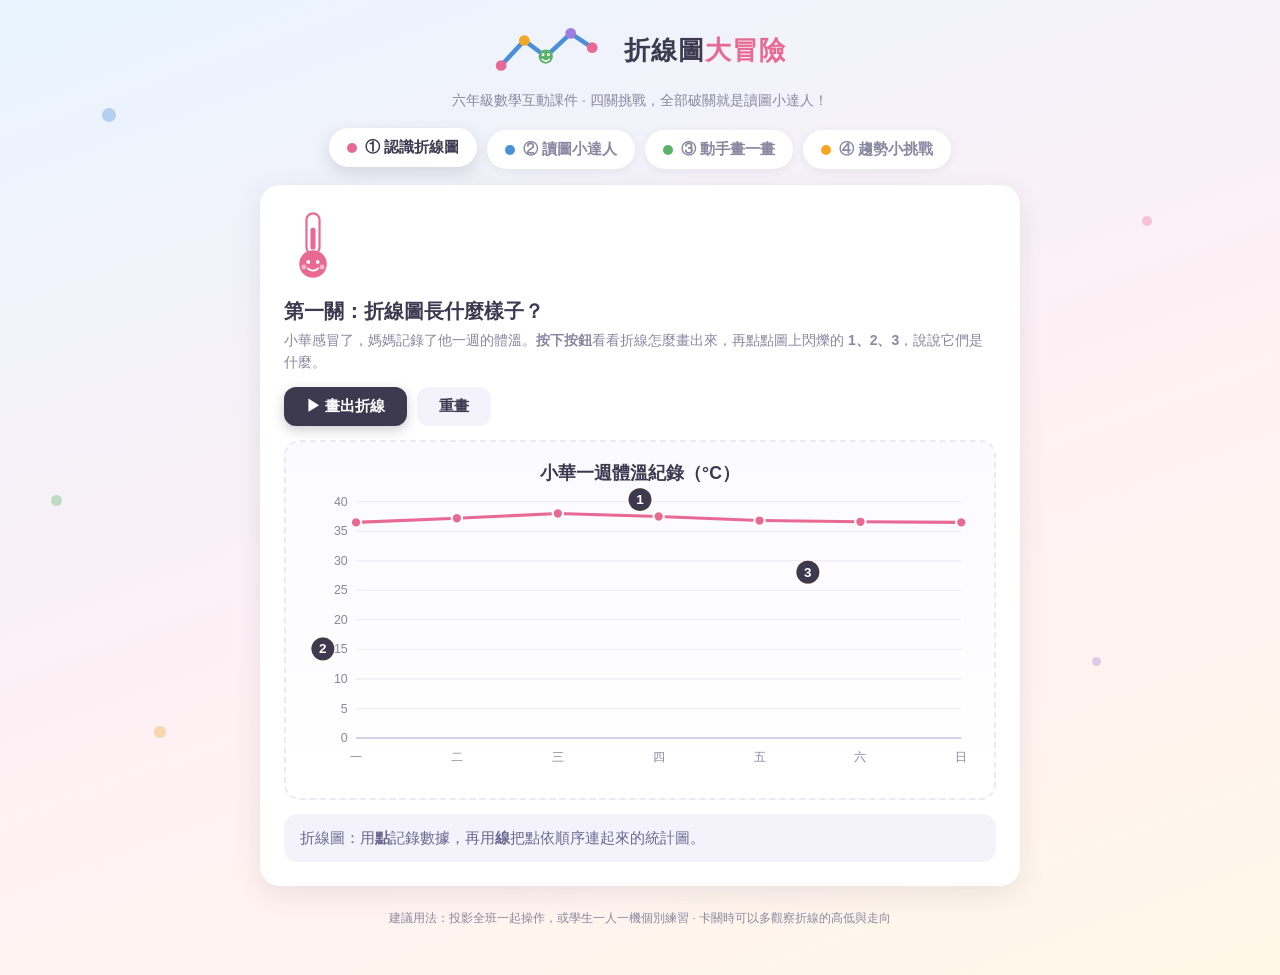
<file: 折線圖大冒險_六年級互動課件.html>
<!DOCTYPE html>
<html lang="zh-Hant">
<head>
<meta charset="UTF-8">
<meta name="viewport" content="width=device-width, initial-scale=1.0">
<title>折線圖大冒險｜六年級數學互動課件</title>
<style>
*{box-sizing:border-box;margin:0;padding:0}
body{
  font-family:"PingFang TC","Microsoft JhengHei","Noto Sans TC",sans-serif;
  background:linear-gradient(160deg,#E8F4FF 0%,#FFF0F4 55%,#FFF8E8 100%);
  min-height:100vh;color:#3D3A50;padding:24px 16px 48px;
}
.wrap{max-width:760px;margin:0 auto}
header{text-align:center;margin-bottom:20px;position:relative}
h1{font-size:26px;font-weight:700;letter-spacing:1px}
h1 .hl{color:#E86A92}
header p{color:#8A87A0;font-size:14px;margin-top:6px}
.mascot{display:inline-block;vertical-align:middle;margin-right:10px}
.floaty{position:fixed;border-radius:50%;opacity:.35;pointer-events:none;animation:float 6s ease-in-out infinite}
@keyframes float{0%,100%{transform:translateY(0)}50%{transform:translateY(-14px)}}
.tabs{display:flex;gap:10px;flex-wrap:wrap;justify-content:center;margin-bottom:16px}
.tab{border:none;border-radius:999px;padding:10px 18px;font-size:15px;font-weight:600;cursor:pointer;background:#fff;color:#8A87A0;box-shadow:0 2px 8px rgba(61,58,80,.08);transition:all .2s ease;display:flex;align-items:center;gap:8px}
.tab .dot{width:10px;height:10px;border-radius:50%}
.tab.on{transform:translateY(-2px);box-shadow:0 6px 16px rgba(61,58,80,.16);color:#3D3A50}
.tab.done::after{content:"✓";color:#58B368;font-weight:700}
.card{background:#fff;border-radius:20px;box-shadow:0 8px 28px rgba(61,58,80,.10);padding:24px;animation:pop .3s ease}
@keyframes pop{from{opacity:0;transform:translateY(8px)}to{opacity:1;transform:none}}
.stephead{display:flex;align-items:center;gap:14px;margin-bottom:14px;flex-wrap:wrap}
.stephead h3{font-size:20px}
.stephead p{font-size:14px;color:#8A87A0;margin-top:4px;line-height:22px}
.msg{border-radius:14px;padding:12px 16px;font-size:15px;line-height:24px;margin-top:14px;min-height:26px;transition:background .2s}
.msg.ok{background:#E9F9EF;color:#2F8F4E}
.msg.no{background:#FDECEF;color:#C0475F}
.msg.info{background:#F4F2FB;color:#6B6890}
.btn{border:none;border-radius:12px;padding:10px 22px;font-size:15px;font-weight:600;cursor:pointer;transition:transform .15s ease,box-shadow .15s ease}
.btn:hover{transform:translateY(-2px)}
.btn-p{background:#3D3A50;color:#fff;box-shadow:0 4px 12px rgba(61,58,80,.25)}
.btn-g{background:#F4F2FB;color:#3D3A50}
.row{display:flex;gap:10px;align-items:center;flex-wrap:wrap;margin-top:14px}
.opt{display:block;width:100%;text-align:left;border:2px solid #ECE9F5;background:#fff;border-radius:14px;padding:12px 16px;font-size:15px;margin-top:10px;cursor:pointer;color:#3D3A50;transition:all .15s ease}
.opt:hover{border-color:#9B7EDE;transform:translateX(3px)}
.opt.right{border-color:#58B368;background:#E9F9EF}
.opt.wrong{border-color:#E86A92;background:#FDECEF}
.hot{cursor:pointer}
.hot circle.pulse{animation:pl 1.6s infinite}
@keyframes pl{0%{r:10;opacity:.5}70%{r:20;opacity:0}100%{r:20;opacity:0}}
.day{display:flex;align-items:center;gap:10px;margin-top:8px;font-size:15px}
.day .nm{width:52px;color:#8A87A0;font-weight:600}
.day button{width:32px;height:32px;border:2px solid #ECE9F5;border-radius:10px;background:#fff;cursor:pointer;font-size:18px;line-height:1;color:#3D3A50;transition:all .15s}
.day button:hover{border-color:#4A90D9;color:#4A90D9}
.day .val{width:56px;text-align:right;font-weight:700;font-variant-numeric:tabular-nums}
.score{font-size:14px;color:#8A87A0;margin-top:14px;font-variant-numeric:tabular-nums}
.chartbox{margin-top:14px;background:linear-gradient(180deg,#FBFAFF,#fff);border:2px dashed #ECE9F5;border-radius:16px;padding:12px}
footer{text-align:center;color:#8A87A0;font-size:12px;margin-top:24px}
svg text{font-family:inherit}
@media(max-width:560px){h1{font-size:21px}.card{padding:18px}}
</style>
</head>
<body>
<span class="floaty" style="width:14px;height:14px;background:#4A90D9;top:12%;left:8%"></span>
<span class="floaty" style="width:10px;height:10px;background:#E86A92;top:24%;right:10%;animation-delay:1s"></span>
<span class="floaty" style="width:12px;height:12px;background:#F5A623;bottom:18%;left:12%;animation-delay:2s"></span>
<span class="floaty" style="width:9px;height:9px;background:#9B7EDE;bottom:26%;right:14%;animation-delay:.5s"></span>
<span class="floaty" style="width:11px;height:11px;background:#58B368;top:55%;left:4%;animation-delay:1.5s"></span>

<div class="wrap">
<header>
  <div>
    <span class="mascot"><svg viewBox="0 0 130 64" width="116" height="58">
      <path d="M8 46 L34 18 L58 36 L86 10 L110 26" fill="none" stroke="#4A90D9" stroke-width="5" stroke-linecap="round" stroke-linejoin="round"/>
      <circle cx="8" cy="46" r="6" fill="#E86A92"/><circle cx="34" cy="18" r="6" fill="#F5A623"/>
      <circle cx="58" cy="36" r="8" fill="#58B368"/><circle cx="86" cy="10" r="6" fill="#9B7EDE"/>
      <circle cx="110" cy="26" r="6" fill="#E86A92"/>
      <circle cx="55" cy="34" r="1.6" fill="#fff"/><circle cx="61" cy="34" r="1.6" fill="#fff"/>
      <path d="M54 39 q4 4 8 0" stroke="#fff" stroke-width="1.8" fill="none" stroke-linecap="round"/>
    </svg></span>
    <h1 style="display:inline">折線圖<span class="hl">大冒險</span></h1>
  </div>
  <p>六年級數學互動課件 · 四關挑戰，全部破關就是讀圖小達人！</p>
</header>

<div class="tabs" id="tabs"></div>
<div class="card" id="body"></div>

<footer>建議用法：投影全班一起操作，或學生一人一機個別練習 · 卡關時可以多觀察折線的高低與走向</footer>
</div>

<script>
(function(){
var body=document.getElementById('body'),tabs=document.getElementById('tabs');
var done=[false,false,false,false],cur=0;

var C={blue:'#4A90D9',red:'#E86A92',green:'#58B368',purple:'#9B7EDE',orange:'#F5A623',ink:'#3D3A50'};

/* cartoon svg snippets */
var toonThermo='<svg viewBox="0 0 80 104" width="58"><rect x="31" y="6" width="18" height="56" rx="9" fill="#fff" stroke="#E86A92" stroke-width="3"/><rect x="36.5" y="26" width="7" height="30" rx="3" fill="#E86A92"/><circle cx="40" cy="76" r="19" fill="#E86A92"/><circle cx="33.5" cy="73" r="2.6" fill="#fff"/><circle cx="46.5" cy="73" r="2.6" fill="#fff"/><path d="M33 82 q7 6 14 0" stroke="#fff" stroke-width="2.6" fill="none" stroke-linecap="round"/><circle cx="27.5" cy="80" r="3.4" fill="#FFB3C6"/><circle cx="52.5" cy="80" r="3.4" fill="#FFB3C6"/></svg>';
var toonPanda='<svg viewBox="0 0 104 92" width="66"><circle cx="27" cy="17" r="13" fill="#3D3A50"/><circle cx="77" cy="17" r="13" fill="#3D3A50"/><ellipse cx="52" cy="50" rx="36" ry="31" fill="#fff" stroke="#ECE9F5" stroke-width="2"/><ellipse cx="39" cy="45" rx="8.5" ry="10.5" fill="#3D3A50" transform="rotate(-14 39 45)"/><ellipse cx="65" cy="45" rx="8.5" ry="10.5" fill="#3D3A50" transform="rotate(14 65 45)"/><circle cx="41" cy="43" r="3" fill="#fff"/><circle cx="63" cy="43" r="3" fill="#fff"/><ellipse cx="52" cy="56" rx="4.5" ry="3.2" fill="#3D3A50"/><path d="M45 62 q7 6 14 0" stroke="#3D3A50" stroke-width="2.2" fill="none" stroke-linecap="round"/><circle cx="31" cy="57" r="4" fill="#FFD9E2"/><circle cx="73" cy="57" r="4" fill="#FFD9E2"/></svg>';
var toonBook='<svg viewBox="0 0 104 84" width="66"><path d="M12 16 Q32 6 52 16 Q72 6 92 16 L92 60 Q72 50 52 60 Q32 50 12 60 Z" fill="#58B368"/><path d="M17 21 Q33 13 49 21 L49 54 Q33 46 17 54 Z" fill="#fff"/><path d="M55 21 Q71 13 87 21 L87 54 Q71 46 55 54 Z" fill="#fff"/><circle cx="65" cy="33" r="2.2" fill="#3D3A50"/><circle cx="77" cy="33" r="2.2" fill="#3D3A50"/><path d="M64 41 q6 5 13 0" stroke="#3D3A50" stroke-width="2" fill="none" stroke-linecap="round"/><circle cx="59" cy="39" r="3" fill="#FFD9E2"/><circle cx="83" cy="39" r="3" fill="#FFD9E2"/></svg>';
var toonSun='<svg viewBox="0 0 110 96" width="72"><g stroke="#F5A623" stroke-width="5" stroke-linecap="round"><line x1="55" y1="6" x2="55" y2="18"/><line x1="20" y1="20" x2="29" y2="29"/><line x1="90" y1="20" x2="81" y2="29"/><line x1="10" y1="52" x2="22" y2="52"/><line x1="100" y1="52" x2="88" y2="52"/></g><circle cx="55" cy="52" r="26" fill="#F5A623"/><circle cx="46" cy="48" r="2.8" fill="#fff"/><circle cx="64" cy="48" r="2.8" fill="#fff"/><path d="M45 57 q10 8 20 0" stroke="#fff" stroke-width="2.6" fill="none" stroke-linecap="round"/><circle cx="38" cy="56" r="4" fill="#FFCF8A"/><circle cx="72" cy="56" r="4" fill="#FFCF8A"/><ellipse cx="92" cy="76" rx="17" ry="11" fill="#fff" stroke="#C9D6EE" stroke-width="2"/><ellipse cx="81" cy="72" rx="9" ry="7" fill="#fff" stroke="#C9D6EE" stroke-width="2"/><circle cx="89" cy="75" r="1.6" fill="#3D3A50"/><circle cx="97" cy="75" r="1.6" fill="#3D3A50"/><path d="M89 80 q4 3 8 0" stroke="#3D3A50" stroke-width="1.6" fill="none" stroke-linecap="round"/></svg>';

/* ---------- chart ---------- */
function chartSVG(o){
  var W=660,H=o.h||320,mL=56,mR=20,mT=o.title?46:32,mB=46,pw=W-mL-mR,ph=H-mT-mB;
  var n=o.labels.length,stepX=pw/(n-1),yMax=o.yMax;
  var s='<svg viewBox="0 0 '+W+' '+H+'" style="width:100%;height:auto;display:block">';
  if(o.title)s+='<text x="'+(W/2)+'" y="24" text-anchor="middle" font-size="17" font-weight="700" fill="#3D3A50">'+o.title+'</text>';
  for(var v=0;v<=yMax;v+=o.yStep){
    var y=mT+ph-(v/yMax)*ph;
    s+='<line x1="'+mL+'" y1="'+y+'" x2="'+(W-mR)+'" y2="'+y+'" stroke="#ECE9F5" stroke-width="1"/>';
    s+='<text x="'+(mL-8)+'" y="'+(y+4)+'" text-anchor="end" font-size="12" fill="#8A87A0">'+v+'</text>';
  }
  for(var i=0;i<n;i++){
    var x=mL+i*stepX;
    s+='<text x="'+x+'" y="'+(H-mB+22)+'" text-anchor="middle" font-size="12" fill="#8A87A0">'+o.labels[i]+'</text>';
  }
  s+='<line x1="'+mL+'" y1="'+(mT+ph)+'" x2="'+(W-mR)+'" y2="'+(mT+ph)+'" stroke="#C9C4DC" stroke-width="1.5"/>';
  if(o.ylabel)s+='<text x="'+(mL-40)+'" y="'+(mT-12)+'" font-size="12" fill="#8A87A0">'+o.ylabel+'</text>';
  var pts=o.vals.map(function(v,i){return [mL+i*stepX,mT+ph-(v/yMax)*ph];});
  var d='M'+pts.map(function(p){return p[0].toFixed(1)+' '+p[1].toFixed(1);}).join(' L');
  if(o.showLine!==false)s+='<path id="'+(o.pid||'lcp')+'" d="'+d+'" fill="none" stroke="'+o.color+'" stroke-width="3" stroke-linejoin="round" stroke-linecap="round"/>';
  pts.forEach(function(p,i){
    s+='<circle cx="'+p[0].toFixed(1)+'" cy="'+p[1].toFixed(1)+'" r="5" fill="'+o.color+'" stroke="#fff" stroke-width="2">'+(o.dots?'<title>'+o.labels[i]+'：'+o.vals[i]+(o.unit||'')+'</title>':'')+'</circle>';
  });
  s+='</svg>';
  return {html:s,pts:pts};
}
function animateLine(pid,dur){
  var p=document.getElementById(pid);if(!p)return;
  var len=p.getTotalLength();
  p.style.strokeDasharray=len;p.style.strokeDashoffset=len;
  p.getBoundingClientRect();
  p.style.transition='stroke-dashoffset '+dur+'ms ease';
  p.style.strokeDashOffset=len;p.style.strokeDashoffset='0';
}

/* ---------- step 1 ---------- */
var s1done=[false,false,false];
var s1q=[{x:330,y:44,correct:'標題',exp:'對！標題告訴我們這張圖在記錄什麼事情。'},
 {x:24,y:188,correct:'縱軸',exp:'沒錯！縱軸（直直的軸）標示數值大小，這裡是體溫。'},
 {x:492,y:114,correct:'數據點',exp:'答對了！圓圓的數據點記錄每天量到的體溫，折線把它們依序連起來。'}];
function renderS1(){
  var c=chartSVG({title:'小華一週體溫紀錄（°C）',labels:['一','二','三','四','五','六','日'],vals:[36.5,37.2,38.0,37.5,36.8,36.6,36.5],yMax:40,yStep:5,unit:'°C',color:C.red,dots:true});
  var hot='';
  s1q.forEach(function(q,i){
    hot+='<g class="hot" data-i="'+i+'"><circle class="pulse" cx="'+q.x+'" cy="'+q.y+'" r="10" fill="none" stroke="#F5A623" stroke-width="2"/><circle cx="'+q.x+'" cy="'+q.y+'" r="11" fill="#3D3A50"/><text x="'+q.x+'" y="'+(q.y+4.5)+'" text-anchor="middle" font-size="13" font-weight="700" fill="#fff">'+(i+1)+'</text></g>';
  });
  var svg=c.html.replace('</svg>',hot+'</svg>');
  body.innerHTML='<div class="stephead">'+toonThermo+'<div><h3>第一關：折線圖長什麼樣子？</h3>'
   +'<p>小華感冒了，媽媽記錄了他一週的體溫。<b>按下按鈕</b>看看折線怎麼畫出來，再點點圖上閃爍的 <b>1、2、3</b>，說說它們是什麼。</p></div></div>'
   +'<div class="row"><button class="btn btn-p" id="lcPlay">▶ 畫出折線</button><button class="btn btn-g" id="lcReset">重畫</button></div>'
   +'<div class="chartbox" id="lcChart">'+svg+'</div>'
   +'<div class="msg info" id="lcMsg">折線圖：用<b>點</b>記錄數據，再用<b>線</b>把點依順序連起來的統計圖。</div>';
  document.getElementById('lcPlay').onclick=function(){animateLine('lcp',1800);};
  document.getElementById('lcReset').onclick=function(){var p=document.getElementById('lcp');var len=p.getTotalLength();p.style.transition='none';p.style.strokeDasharray=len;p.style.strokeDashoffset=len;};
  document.querySelectorAll('.hot').forEach(function(g){
    g.addEventListener('click',function(){
      var i=+g.dataset.i;
      if(s1done[i])return;
      var opts=['標題','縱軸','數據點','折線'];
      var msg=document.getElementById('lcMsg');
      msg.className='msg info';msg.innerHTML='你點到了 <b>'+(i+1)+'</b> 號位置。請問這是折線圖的哪個部分？'
        +'<div id="lcOpts">'+opts.map(function(o){return '<button class="opt" data-v="'+o+'">'+o+'</button>';}).join('')+'</div>';
      document.querySelectorAll('#lcOpts .opt').forEach(function(b){
        b.onclick=function(){
          if(b.dataset.v===s1q[i].correct){
            s1done[i]=true;b.classList.add('right');
            g.style.opacity='0.3';g.style.pointerEvents='none';
            msg.className='msg ok';msg.textContent=s1q[i].exp;
            if(s1done.every(Boolean)){msg.textContent='太棒了！標題、縱軸、數據點都找到了。前往下一關讀圖去！';markDone(0);}
          }else{
            b.classList.add('wrong');msg.className='msg no';msg.textContent='再想想看～提示：看看它的位置和旁邊的文字。';
          }
        };
      });
    });
  });
}

/* ---------- step 2 ---------- */
var s2data=[120,150,90,200,180,240,160];
var s2qs=[
 {q:'哪一天遊客人數最多？',opts:['星期四','星期六','星期日'],a:1,exp:'星期六有 240 人，是最高點。讀折線圖時，先找最高的那個點！'},
 {q:'星期二的遊客人數是多少？',opts:['120 人','150 人','90 人'],a:1,exp:'找到「二」的正上方，對到縱軸，是 150 人。'},
 {q:'從星期二到星期三，人數怎麼變化？',opts:['增加 60 人','減少 60 人','沒有變化'],a:1,exp:'150 → 90，線往下走，表示減少 150−90=60 人。線往上＝變多，線往下＝變少。'}];
var s2idx=0,s2score=0,s2lock=false;
function renderS2(){
  s2idx=0;s2score=0;
  var c=chartSVG({title:'動物園一週遊客人數',labels:['一','二','三','四','五','六','日'],vals:s2data,yMax:280,yStep:40,unit:'人',color:C.blue,dots:true,ylabel:'人數'});
  body.innerHTML='<div class="stephead">'+toonPanda+'<div><h3>第二關：讀圖小達人</h3>'
   +'<p>觀察折線的<b>高低</b>和<b>走向</b>，回答三個問題，滿 2 分就過關！</p></div></div>'
   +'<div class="chartbox" id="lcChart">'+c.html+'</div>'
   +'<div id="lcQuiz"></div><div class="score" id="lcScore"></div>';
  askS2();
}
function askS2(){
  s2lock=false;
  var q=s2qs[s2idx];
  document.getElementById('lcQuiz').innerHTML='<div class="msg info"><b>問題 '+(s2idx+1)+'/3：</b>'+q.q
   +'<div id="lcOpts">'+q.opts.map(function(o,i){return '<button class="opt" data-i="'+i+'">'+o+'</button>';}).join('')+'</div><div id="lcFb"></div></div>';
  document.getElementById('lcScore').textContent='目前得分：'+s2score+' / '+s2idx;
  document.querySelectorAll('#lcOpts .opt').forEach(function(b){
    b.onclick=function(){
      if(s2lock)return;s2lock=true;
      var i=+b.dataset.i,fb=document.getElementById('lcFb');
      if(i===q.a){b.classList.add('right');s2score++;fb.className='msg ok';fb.textContent='答對了！'+q.exp;}
      else{b.classList.add('wrong');document.querySelectorAll('#lcOpts .opt')[q.a].classList.add('right');fb.className='msg no';fb.textContent='正確答案是「'+q.opts[q.a]+'」。'+q.exp;}
      s2idx++;
      setTimeout(function(){
        if(s2idx<3)askS2();
        else{
          document.getElementById('lcQuiz').innerHTML='<div class="msg '+(s2score>=2?'ok':'no')+'">測驗結束！你得到 '+s2score+' / 3 分。'+(s2score===3?'完美！你就是讀圖小達人！':s2score>=2?'不錯喔，再複習一下變化量就更厲害了！':'別灰心，回到圖上多觀察幾次吧！')+'</div>';
          document.getElementById('lcScore').textContent='最終得分：'+s2score+' / 3';
          if(s2score>=2)markDone(1);
        }
      },2200);
    };
  });
}

/* ---------- step 3 ---------- */
var s3target=[100,140,120,180,220,260,200],s3user=[0,0,0,0,0,0,0],s3drawn=false;
var s3labels=['一','二','三','四','五','六','日'];
function renderS3(){
  s3user=[0,0,0,0,0,0,0];s3drawn=false;
  body.innerHTML='<div class="stephead">'+toonBook+'<div><h3>第三關：動手畫折線圖</h3>'
   +'<p>書店每日來客數目標：<b>100、140、120、180、220、260、200 人</b>。用 + / − 設好每天的值，再按「連成折線」檢查！</p></div></div>'
   +'<div id="lcEditor"></div>'
   +'<div class="row"><button class="btn btn-p" id="lcDraw">連成折線！</button><button class="btn btn-g" id="lcClear">全部歸零</button></div>'
   +'<div class="chartbox" id="lcChart"></div>'
   +'<div class="msg info" id="lcMsg">小提示：先想好每天的數字，再依序調整喔。</div>';
  document.getElementById('lcDraw').onclick=drawS3;
  document.getElementById('lcClear').onclick=function(){s3user=[0,0,0,0,0,0,0];updS3Editor();updS3Chart(false);};
  updS3Editor();updS3Chart(false);
}
function updS3Editor(){
  document.getElementById('lcEditor').innerHTML=s3labels.map(function(l,i){
    return '<div class="day"><span class="nm">星期'+l+'</span><button data-i="'+i+'" data-d="-1">−</button><span class="val">'+s3user[i]+'</span><button data-i="'+i+'" data-d="1">＋</button></div>';
  }).join('');
  document.querySelectorAll('#lcEditor button').forEach(function(b){
    b.onclick=function(){
      var i=+b.dataset.i;
      s3user[i]=Math.max(0,Math.min(300,s3user[i]+(+b.dataset.d)*10));
      updS3Chart(s3drawn);updS3Editor();
    };
  });
}
function updS3Chart(anim){
  var c=chartSVG({title:'書店每日來客數（人）',labels:s3labels.map(function(l){return '週'+l;}),vals:s3user,yMax:300,yStep:50,unit:'人',color:C.green,pid:'lcu',ylabel:'人數'});
  document.getElementById('lcChart').innerHTML=c.html;
  if(anim)animateLine('lcu',700);
}
function drawS3(){
  s3drawn=true;updS3Chart(true);
  var hit=0;
  s3target.forEach(function(t,i){if(s3user[i]===t)hit++;});
  var msg=document.getElementById('lcMsg');
  if(hit===7){msg.className='msg ok';msg.textContent='完美！七個點全部正確，這是一張超棒的折線圖！';markDone(2);}
  else{
    var wrong=s3target.map(function(t,i){return s3user[i]===t?null:i;}).filter(function(x){return x!==null;});
    msg.className='msg no';msg.textContent='有 '+hit+' 個點正確。再檢查一下星期'+s3labels[wrong[0]]+'的位置，調整後再連一次！';
  }
}

/* ---------- step 4 ---------- */
var s4picked=false;
function renderS4(){
  s4picked=false;
  var base=[20,22,23,25,26,28];
  var c=chartSVG({title:'某城市一週氣溫紀錄（°C）',labels:['一','二','三','四','五','六','下'],vals:base.concat([28]),yMax:36,yStep:6,unit:'°C',color:C.orange,dots:true,pid:'lcb',showLine:false,ylabel:'氣溫'});
  body.innerHTML='<div class="stephead">'+toonSun+'<div><h3>第四關：小挑戰——預測未來</h3>'
   +'<p>整條線一路上升！如果你是氣象小主播，你覺得<b>下週一</b>的氣溫比較可能是多少？先說理由再選答案！</p></div></div>'
   +'<div class="row"><button class="btn btn-p" id="lcPlay">▶ 看看這一週的走勢</button></div>'
   +'<div class="chartbox" id="lcChart">'+c.html+'</div>'
   +'<div id="lcOpts">'
   +['12°C：突然變冷','28°C：維持趨勢','40°C：急速飆高'].map(function(o,i){return '<button class="opt" data-i="'+i+'">'+o+'</button>';}).join('')
   +'</div><div class="msg info" id="lcMsg">提示：折線的「走向」透露了數據的趨勢。</div>';
  var svg=document.querySelector('#lcChart svg');
  var circs=svg.querySelectorAll('circle');
  var lastC=circs[circs.length-1];
  lastC.style.opacity='0';lastC.style.transition='opacity .3s ease';
  var p6=c.pts[5],p7=c.pts[6];
  var ext=document.createElementNS('http://www.w3.org/2000/svg','path');
  ext.setAttribute('d','M'+p6[0].toFixed(1)+' '+p6[1].toFixed(1)+' L'+p7[0].toFixed(1)+' '+p7[1].toFixed(1));
  ext.setAttribute('fill','none');ext.setAttribute('stroke',C.red);
  ext.setAttribute('stroke-width','3');ext.setAttribute('stroke-linecap','round');
  ext.style.strokeDasharray='1';ext.style.strokeDashoffset='1';
  svg.insertBefore(ext,lastC);
  document.getElementById('lcPlay').onclick=function(){animateLine('lcb',1400);};
  document.querySelectorAll('#lcOpts .opt').forEach(function(b){
    b.onclick=function(){
      if(s4picked)return;
      var i=+b.dataset.i,msg=document.getElementById('lcMsg');
      if(i===1){
        s4picked=true;
        b.classList.add('right');msg.className='msg ok';
        msg.innerHTML='答對了！折線一路上升，數據呈現上升的<b>趨勢</b>，最合理的預測是延續趨勢。（也要記得：預測只是推測，實際天氣還是有可能變化喔！）';
        var len=ext.getTotalLength();
        ext.style.strokeDasharray=len;ext.style.strokeDashoffset=len;ext.getBoundingClientRect();
        ext.style.transition='stroke-dashoffset 900ms ease';ext.style.strokeDashoffset='0';
        lastC.setAttribute('fill',C.red);
        lastC.style.opacity='1';
        setTimeout(function(){markDone(3);},900);
      }else{
        b.classList.add('wrong');msg.className='msg no';msg.textContent='從現有的折線看不出「突然變冷」或「急速飆高」的跡象喔。觀察線的走向，再試一次！';
      }
    };
  });
}

/* ---------- nav ---------- */
var names=[['① 認識折線圖',C.red],['② 讀圖小達人',C.blue],['③ 動手畫一畫',C.green],['④ 趨勢小挑戰',C.orange]];
var renders=[renderS1,renderS2,renderS3,renderS4];
function markDone(i){if(!done[i]){done[i]=true;renderTabs();}}
function renderTabs(){
  tabs.innerHTML=names.map(function(n,i){
    return '<button class="tab'+(i===cur?' on':'')+(done[i]?' done':'')+'" data-i="'+i+'"><span class="dot" style="background:'+n[1]+'"></span>'+n[0]+'</button>';
  }).join('');
  tabs.querySelectorAll('.tab').forEach(function(b){
    b.onclick=function(){cur=+b.dataset.i;renderTabs();renders[cur]();};
  });
}
renderTabs();renderS1();
})();
</script>
</body>
</html>
</file>
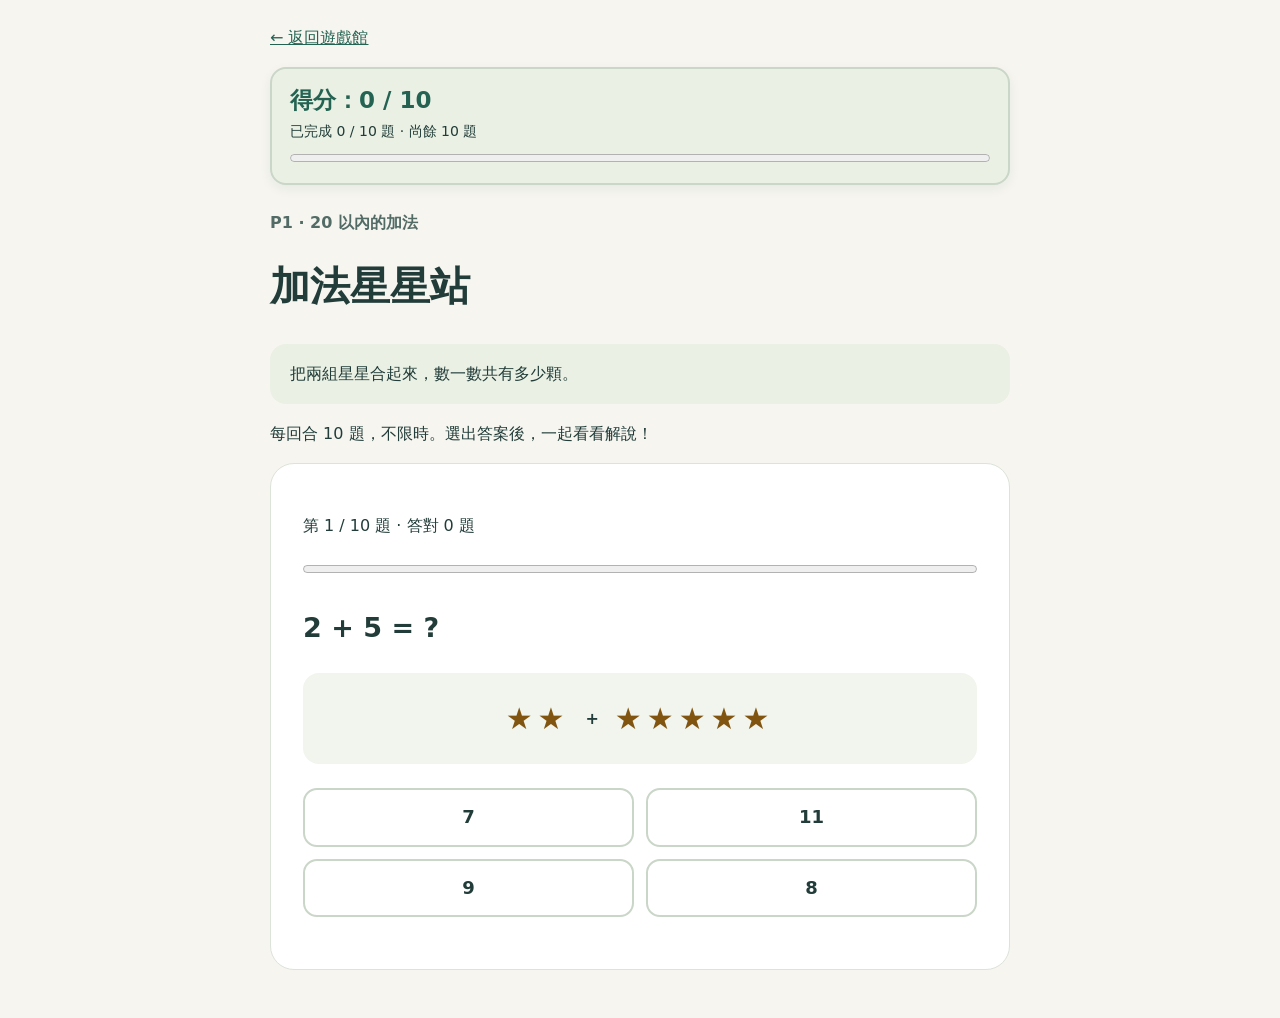
<file: p1/addition-stars.html>
<!DOCTYPE html>
<html lang="zh-Hant">
<head>
  <meta charset="UTF-8">
  <meta name="viewport" content="width=device-width, initial-scale=1.0">
  <title>加法星星站 · P1 數學</title>
  <link rel="stylesheet" href="../assets/math-games.css">
  <script src="../assets/math-games.js" defer></script>
</head>
<body data-grade="p1">
  <main>
    <a href="../index.html">← 返回遊戲館</a>
    <aside class="scoreboard" aria-label="得分與回合進度">
      <strong id="current-score">得分：0 / 10</strong>
      <p id="round-progress">已完成 0 / 10 題 · 尚餘 10 題</p>
      <progress id="score-meter" max="10" value="0" aria-label="回合完成進度"></progress>
    </aside>
    <header><p id="concept">P1 · 20 以內的加法</p><h1 id="title">加法星星站</h1></header>
    <p class="tip" id="tip">把兩組星星合起來，數一數共有多少顆。</p>
    <p>每回合 10 題，不限時。選出答案後，一起看看解說！</p>
    <noscript><p>請啟用 JavaScript 來玩這個互動遊戲。</p></noscript>
    <p id="loading">遊戲載入中；若未能開始，請重新整理並檢查遊戲檔案是否齊全。</p>
    <section class="panel" id="play" aria-label="數學挑戰" hidden>
      <p id="progress"></p><progress id="meter" max="10" value="0" aria-label="已完成題數"></progress>
      <h2 id="prompt" tabindex="-1"></h2>
      <div class="visual" id="visual"></div>
      <div class="answers" id="answers" role="group" aria-labelledby="prompt"></div>
      <p id="feedback" role="status" aria-live="polite" aria-atomic="true"></p>
      <button class="primary" id="next" type="button" hidden>下一題</button>
    </section>
    <section class="panel" id="summary" aria-label="挑戰成績" hidden>
      <h2 id="result" tabindex="-1"></h2><p id="encouragement"></p>
      <button class="primary" id="restart" type="button">再玩一次</button>
    </section>
  </main>
</body>
</html>
</file>
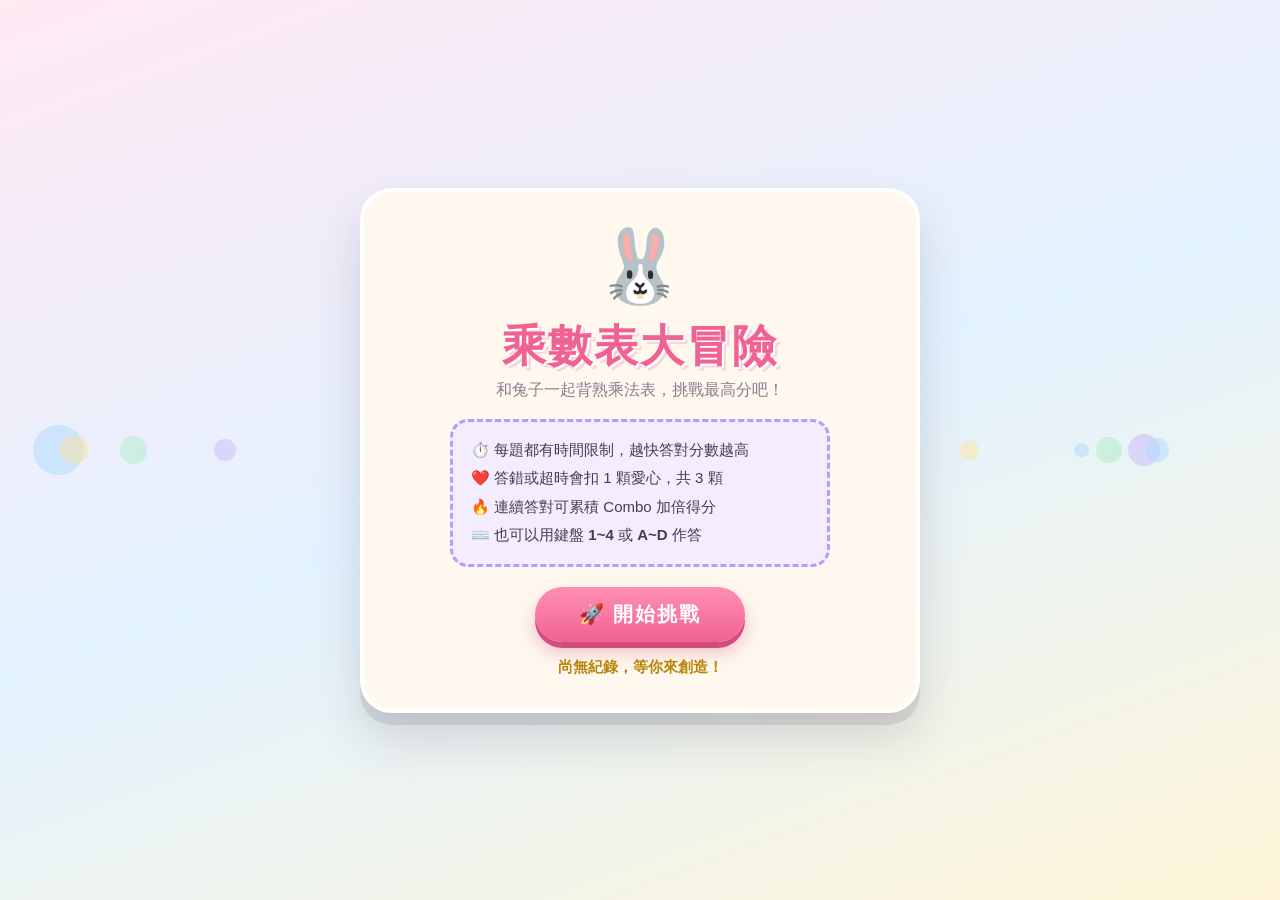
<file: p2/multiplication_game.html>
<!DOCTYPE html>
<html lang="zh-Hant">
<head>
<meta charset="UTF-8">
<meta name="viewport" content="width=device-width, initial-scale=1.0">
<title>🐰 乘數表大冒險</title>
<style>
  * { margin: 0; padding: 0; box-sizing: border-box; -webkit-tap-highlight-color: transparent; }
  :root {
    --pink: #ff8fb2; --pink-dark: #f06292;
    --blue: #7cc5ff; --blue-dark: #42a5f5;
    --yellow: #ffd66b; --green: #7ee8a2; --green-dark: #4caf7d;
    --purple: #b39dff; --red: #ff6b6b;
    --ink: #4a3b52; --cream: #fff8ee;
  }
  body {
    font-family: "Comic Sans MS", "Chalkboard SE", "PingFang TC", "Microsoft JhengHei", sans-serif;
    background: linear-gradient(160deg, #ffe9f3 0%, #e3f2ff 50%, #fff6d9 100%);
    min-height: 100vh;
    display: flex; align-items: center; justify-content: center;
    overflow: hidden; color: var(--ink);
    user-select: none;
  }
  /* 漂浮背景裝飾 */
  .bg-bubble {
    position: fixed; border-radius: 50%; opacity: .45; pointer-events: none; z-index: 0;
    animation: floatUp linear infinite;
  }
  @keyframes floatUp {
    0%   { transform: translateY(110vh) rotate(0deg); }
    100% { transform: translateY(-15vh) rotate(360deg); }
  }
  #stage {
    position: relative; z-index: 2; width: min(92vw, 560px); text-align: center;
  }
  .card {
    background: var(--cream); border-radius: 32px; padding: 32px 28px;
    box-shadow: 0 12px 0 rgba(74,59,82,.12), 0 24px 48px rgba(74,59,82,.18);
    border: 4px solid #fff;
    animation: cardPop .5s cubic-bezier(.34,1.56,.64,1);
  }
  @keyframes cardPop { from { transform: scale(.7); opacity: 0; } to { transform: scale(1); opacity: 1; } }
  .hidden { display: none !important; }

  /* ===== 開始畫面 ===== */
  .mascot { font-size: 72px; display: inline-block; animation: bounce 1.2s ease-in-out infinite; }
  @keyframes bounce { 0%,100% { transform: translateY(0);} 50% { transform: translateY(-16px);} }
  h1 {
    font-size: clamp(30px, 7vw, 44px); color: var(--pink-dark);
    text-shadow: 2px 2px 0 #fff, 4px 4px 0 rgba(240,98,146,.25);
    letter-spacing: 2px; margin: 8px 0 4px;
  }
  .subtitle { font-size: 16px; color: #8a7a94; margin-bottom: 18px; }
  .rule-box {
    background: #f4ecff; border-radius: 18px; padding: 14px 18px; margin: 0 auto 20px;
    font-size: 15px; line-height: 1.9; text-align: left; max-width: 380px;
    border: 3px dashed var(--purple);
  }
  .btn {
    font-family: inherit; font-size: 20px; font-weight: bold; cursor: pointer;
    padding: 14px 44px; border: none; border-radius: 999px; color: #fff;
    background: linear-gradient(180deg, var(--pink), var(--pink-dark));
    box-shadow: 0 6px 0 #d14d7e, 0 10px 18px rgba(209,77,126,.35);
    transition: transform .12s, box-shadow .12s; letter-spacing: 2px;
  }
  .btn:hover { transform: translateY(-3px) scale(1.04); }
  .btn:active { transform: translateY(3px); box-shadow: 0 2px 0 #d14d7e; }
  .best-tag { margin-top: 16px; font-size: 15px; color: #b8860b; font-weight: bold; }

  /* ===== 遊戲畫面 HUD ===== */
  .hud { display: flex; align-items: center; justify-content: space-between; gap: 10px; margin-bottom: 10px; }
  .score-board {
    background: #fff; border-radius: 16px; padding: 6px 16px; min-width: 110px;
    box-shadow: 0 4px 0 rgba(74,59,82,.1); border: 3px solid var(--yellow);
  }
  .score-label { font-size: 11px; color: #b0a0ba; letter-spacing: 1px; }
  #score { font-size: 26px; font-weight: bold; color: #e6a700; transition: transform .15s; }
  #score.pop { transform: scale(1.35); }
  .lives { font-size: 24px; letter-spacing: 3px; filter: drop-shadow(0 2px 0 rgba(0,0,0,.12)); }
  .lives span { display: inline-block; transition: all .3s; }
  .lives span.lost { filter: grayscale(1); opacity: .3; transform: scale(.8); }
  .level-tag {
    background: var(--purple); color: #fff; font-size: 13px; font-weight: bold;
    border-radius: 999px; padding: 5px 14px; box-shadow: 0 3px 0 #8f79e0;
  }
  .combo-box { height: 30px; margin-bottom: 6px; }
  #combo {
    display: inline-block; font-size: 19px; font-weight: bold; color: #fff;
    background: linear-gradient(90deg, #ff9a56, #ff5e8a); border-radius: 999px;
    padding: 4px 18px; opacity: 0; transform: scale(.5); transition: all .25s cubic-bezier(.34,1.56,.64,1);
  }
  #combo.show { opacity: 1; transform: scale(1); animation: comboWiggle .4s ease infinite alternate; }
  @keyframes comboWiggle { from { transform: scale(1) rotate(-2deg);} to { transform: scale(1.08) rotate(2deg);} }

  /* 計時條 */
  .timer-track { height: 16px; background: #efe4f5; border-radius: 999px; overflow: hidden; margin-bottom: 18px; border: 3px solid #fff; box-shadow: inset 0 2px 4px rgba(0,0,0,.08); }
  #timerBar {
    height: 100%; width: 100%; border-radius: 999px;
    background: linear-gradient(90deg, var(--green), var(--green-dark));
    transition: width .1s linear, background .3s;
  }
  #timerBar.warn { background: linear-gradient(90deg, var(--yellow), #ff9f43); }
  #timerBar.danger { background: linear-gradient(90deg, var(--red), #d63031); }

  /* 題目 */
  .question-box {
    background: linear-gradient(180deg, #fff, #fdf3ff); border-radius: 24px;
    padding: 22px 10px; margin-bottom: 20px; border: 4px solid var(--blue);
    box-shadow: 0 6px 0 rgba(66,165,245,.25);
  }
  #question { font-size: clamp(38px, 9vw, 56px); font-weight: bold; color: var(--blue-dark); letter-spacing: 4px; }
  #question.zoom { animation: qZoom .35s cubic-bezier(.34,1.56,.64,1); }
  @keyframes qZoom { 0% { transform: scale(.3); opacity: 0;} 100% { transform: scale(1); opacity: 1;} }

  /* 答案按鈕 */
  .answers { display: grid; grid-template-columns: 1fr 1fr; gap: 14px; }
  .ans {
    font-family: inherit; font-size: clamp(24px, 6vw, 32px); font-weight: bold;
    padding: 18px 8px; border-radius: 22px; border: 4px solid #fff; cursor: pointer;
    color: #fff; position: relative;
    box-shadow: 0 6px 0 rgba(0,0,0,.15);
    transition: transform .12s, box-shadow .12s, filter .2s;
  }
  .ans:hover { transform: translateY(-4px) scale(1.03); }
  .ans:active { transform: translateY(3px); box-shadow: 0 2px 0 rgba(0,0,0,.15); }
  .ans .key-hint {
    position: absolute; top: 6px; left: 10px; font-size: 12px; opacity: .75;
    background: rgba(255,255,255,.3); border-radius: 6px; padding: 1px 7px;
  }
  .ans.correct { background: var(--green-dark) !important; animation: correctPulse .45s ease; }
  .ans.wrong   { background: var(--red) !important; animation: shake .4s ease; }
  .ans.dim { filter: grayscale(.6) opacity(.55); pointer-events: none; }
  .ans:disabled { pointer-events: none; }
  @keyframes correctPulse { 0%{transform:scale(1);} 40%{transform:scale(1.12);} 100%{transform:scale(1);} }
  @keyframes shake { 0%,100%{transform:translateX(0);} 20%{transform:translateX(-9px);} 40%{transform:translateX(9px);} 60%{transform:translateX(-6px);} 80%{transform:translateX(6px);} }
  .shake-screen { animation: shakeScreen .4s ease; }
  @keyframes shakeScreen { 0%,100%{transform:translateX(0);} 25%{transform:translateX(-10px);} 50%{transform:translateX(10px);} 75%{transform:translateX(-6px);} }

  /* 粒子 */
  .particle { position: fixed; pointer-events: none; z-index: 99; border-radius: 50%; }
  .float-score {
    position: fixed; pointer-events: none; z-index: 99; font-weight: bold; font-size: 26px;
    color: #ff9f1a; text-shadow: 2px 2px 0 #fff; animation: floatScore 1s ease-out forwards;
  }
  @keyframes floatScore { 0%{opacity:1; transform:translateY(0) scale(.6);} 30%{transform:translateY(-20px) scale(1.2);} 100%{opacity:0; transform:translateY(-70px) scale(1);} }

  /* 全屏閃爍 */
  #flash { position: fixed; inset: 0; pointer-events: none; z-index: 98; opacity: 0; }
  #flash.good { background: radial-gradient(circle, rgba(126,232,162,.5), transparent 70%); animation: flashAnim .45s ease; }
  #flash.bad  { background: radial-gradient(circle, rgba(255,107,107,.55), transparent 70%); animation: flashAnim .45s ease; }
  @keyframes flashAnim { 0%{opacity:1;} 100%{opacity:0;} }

  /* ===== 結束畫面 ===== */
  .gameover-emoji { font-size: 64px; animation: bounce 1.2s ease-in-out infinite; display: inline-block; }
  .final-score { font-size: 54px; font-weight: bold; color: var(--pink-dark); margin: 6px 0; text-shadow: 2px 2px 0 #fff; }
  .final-line { font-size: 16px; color: #8a7a94; margin-bottom: 6px; }
  #newRecord {
    display: inline-block; background: linear-gradient(90deg,#ffd66b,#ff9a56); color: #fff;
    font-weight: bold; border-radius: 999px; padding: 5px 18px; margin: 6px 0 14px;
    animation: recordGlow 1s ease infinite alternate; font-size: 15px;
  }
  @keyframes recordGlow { from { transform: scale(1); box-shadow: 0 0 8px #ffd66b;} to { transform: scale(1.08); box-shadow: 0 0 22px #ff9a56;} }
  .btn-row { display: flex; gap: 12px; justify-content: center; flex-wrap: wrap; }
  .btn.secondary {
    background: linear-gradient(180deg, var(--blue), var(--blue-dark));
    box-shadow: 0 6px 0 #2f8fe0, 0 10px 18px rgba(47,143,224,.35);
  }
  .btn.secondary:active { box-shadow: 0 2px 0 #2f8fe0; }
  .kbd-tip { margin-top: 14px; font-size: 12px; color: #b0a0ba; }
</style>
</head>
<body>
<div id="flash"></div>

<div id="stage">

  <!-- 開始畫面 -->
  <div class="card" id="startScreen">
    <div class="mascot">🐰</div>
    <h1>乘數表大冒險</h1>
    <p class="subtitle">和兔子一起背熟乘法表，挑戰最高分吧！</p>
    <div class="rule-box">
      ⏱️ 每題都有時間限制，越快答對分數越高<br>
      ❤️ 答錯或超時會扣 1 顆愛心，共 3 顆<br>
      🔥 連續答對可累積 Combo 加倍得分<br>
      ⌨️ 也可以用鍵盤 <b>1~4</b> 或 <b>A~D</b> 作答
    </div>
    <button class="btn" id="startBtn">🚀 開始挑戰</button>
    <div class="best-tag" id="startBest"></div>
  </div>

  <!-- 遊戲畫面 -->
  <div class="card hidden" id="gameScreen">
    <div class="hud">
      <div class="score-board">
        <div class="score-label">SCORE 分數（無上限）</div>
        <div id="score">0</div>
      </div>
      <div class="level-tag" id="levelTag">Lv.1</div>
      <div class="lives" id="lives"></div>
    </div>
    <p id="roundStatus" style="font-size:14px;color:#755c82;font-variant-numeric:tabular-nums"></p>
    <p style="font-size:13px;color:#755c82">不限題數；愛心用完即結束。答錯或每題超時扣 1 顆愛心。</p>
    <div class="combo-box"><span id="combo">🔥 Combo x2</span></div>
    <div class="timer-track"><div id="timerBar"></div></div>
    <div class="question-box"><div id="question">7 × 8 = ?</div></div>
    <div class="answers" id="answers"></div>
    <div class="kbd-tip">提示：按鍵盤 1~4 或 A~D 快速作答</div>
  </div>

  <!-- 結束畫面 -->
  <div class="card hidden" id="overScreen">
    <div class="gameover-emoji" id="overEmoji">🌟</div>
    <h1>遊戲結束</h1>
    <div class="final-line" id="finalLine"></div>
    <div class="final-score" id="finalScore">0</div>
    <div class="final-line" id="finalBest"></div>
    <div id="newRecord" class="hidden">🏆 新紀錄！你太厲害了！</div><br>
    <div class="btn-row">
      <button class="btn" id="restartBtn">🔄 重新開始</button>
      <button class="btn secondary" id="homeBtn">🏠 回主頁</button>
    </div>
  </div>

</div>

<script>
(function () {
  'use strict';

  /* ===== DOM ===== */
  const $ = id => document.getElementById(id);
  const startScreen = $('startScreen'), gameScreen = $('gameScreen'), overScreen = $('overScreen');
  const scoreEl = $('score'), livesEl = $('lives'), levelTag = $('levelTag');
  const comboEl = $('combo'), timerBar = $('timerBar'), questionEl = $('question'), answersEl = $('answers');
  const flashEl = $('flash'), startBest = $('startBest');

  /* ===== 狀態 ===== */
  const HS_KEY = 'multGame_highScore_v1';
  let highScore = parseInt(localStorage.getItem(HS_KEY) || '0', 10);
  let score = 0, lives = 3, combo = 0, correctCount = 0, level = 1;
  let currentAnswer = 0, timeLimit = 10000, timeLeft = 0, rafId = null, lastTick = 0;
  let playing = false, locked = false;

  const KEYMAP = { '1':0,'2':1,'3':2,'4':3,'a':0,'b':1,'c':2,'d':3 };
  const COLORS = [
    ['#ff9fbe','#f06292'], ['#8ecdf7','#42a5f5'],
    ['#ffd98a','#ffa726'], ['#b9a5ff','#7c6ff0']
  ];

  /* ===== 音效（Web Audio，無需外部檔案） ===== */
  let audioCtx = null;
  function ensureAudio() {
    if (!audioCtx) { try { audioCtx = new (window.AudioContext || window.webkitAudioContext)(); } catch (e) {} }
    if (audioCtx && audioCtx.state === 'suspended') audioCtx.resume();
  }
  function tone(freq, start, dur, type, vol) {
    if (!audioCtx) return;
    const o = audioCtx.createOscillator(), g = audioCtx.createGain();
    o.type = type || 'sine'; o.frequency.value = freq;
    const t = audioCtx.currentTime + start;
    g.gain.setValueAtTime(0.0001, t);
    g.gain.linearRampToValueAtTime(vol || 0.18, t + 0.02);
    g.gain.exponentialRampToValueAtTime(0.0001, t + dur);
    o.connect(g); g.connect(audioCtx.destination);
    o.start(t); o.stop(t + dur + 0.05);
  }
  const sfx = {
    click:   () => tone(600, 0, 0.08, 'triangle', 0.12),
    correct: () => { tone(523, 0, 0.12, 'sine', 0.2); tone(659, 0.09, 0.12, 'sine', 0.2); tone(784, 0.18, 0.22, 'sine', 0.22); },
    wrong:   () => { tone(220, 0, 0.18, 'sawtooth', 0.14); tone(160, 0.15, 0.28, 'sawtooth', 0.14); },
    tick:    () => tone(880, 0, 0.05, 'square', 0.06),
    levelup: () => { tone(523, 0, 0.1, 'triangle', 0.18); tone(659, 0.08, 0.1, 'triangle', 0.18); tone(880, 0.16, 0.2, 'triangle', 0.2); },
    gameover:() => { tone(392, 0, 0.2, 'sine', 0.18); tone(330, 0.2, 0.2, 'sine', 0.18); tone(262, 0.4, 0.35, 'sine', 0.18); tone(196, 0.65, 0.5, 'sine', 0.16); }
  };

  /* ===== 背景漂浮泡泡 ===== */
  (function makeBubbles() {
    const colors = ['#ffb3cd','#a8d8ff','#ffe29a','#c5b3ff','#a8ecc0'];
    for (let i = 0; i < 12; i++) {
      const b = document.createElement('div');
      b.className = 'bg-bubble';
      const s = 14 + Math.random() * 40;
      b.style.cssText = 'width:' + s + 'px;height:' + s + 'px;left:' + (Math.random()*100) +
        'vw;background:' + colors[i % colors.length] +
        ';animation-duration:' + (9 + Math.random()*10) + 's;animation-delay:-' + (Math.random()*12) + 's;';
      document.body.appendChild(b);
    }
  })();

  /* ===== 粒子爆炸 ===== */
  function burst(x, y, color) {
    for (let i = 0; i < 18; i++) {
      const p = document.createElement('div');
      p.className = 'particle';
      const s = 6 + Math.random() * 8;
      p.style.cssText = 'left:' + x + 'px;top:' + y + 'px;width:' + s + 'px;height:' + s +
        'px;background:' + (Math.random() < .5 ? color : '#ffd66b') + ';';
      document.body.appendChild(p);
      const ang = Math.random() * Math.PI * 2, dist = 50 + Math.random() * 90;
      p.animate([
        { transform: 'translate(-50%,-50%) scale(1)', opacity: 1 },
        { transform: 'translate(' + (Math.cos(ang)*dist - s/2) + 'px,' + (Math.sin(ang)*dist - s/2) + 'px) scale(0)', opacity: 0 }
      ], { duration: 600 + Math.random()*300, easing: 'cubic-bezier(.2,.8,.4,1)' }).onfinish = () => p.remove();
    }
  }
  function floatText(x, y, text) {
    const f = document.createElement('div');
    f.className = 'float-score'; f.textContent = text;
    f.style.left = (x - 20) + 'px'; f.style.top = (y - 20) + 'px';
    document.body.appendChild(f);
    setTimeout(() => f.remove(), 1000);
  }
  function flash(type) {
    flashEl.className = ''; void flashEl.offsetWidth;
    flashEl.className = type;
  }

  /* ===== 遊戲流程 ===== */
  function showScreen(el) {
    [startScreen, gameScreen, overScreen].forEach(s => s.classList.add('hidden'));
    el.classList.remove('hidden');
    el.style.animation = 'none'; void el.offsetWidth; el.style.animation = '';
  }

  function renderLives() {
    livesEl.innerHTML = '';
    for (let i = 0; i < 3; i++) {
      const sp = document.createElement('span');
      sp.textContent = '❤️';
      if (i >= lives) sp.classList.add('lost');
      livesEl.appendChild(sp);
    }
    updateRoundStatus();
  }

  function updateRoundStatus() {
    $('roundStatus').textContent = '答對 ' + correctCount + ' 題 · 剩餘愛心 ' + lives + ' / 3 · 本題剩餘 ' + Math.ceil(timeLeft / 1000) + ' 秒';
  }

  function setScore(v) {
    score = v; scoreEl.textContent = score;
    scoreEl.classList.remove('pop'); void scoreEl.offsetWidth; scoreEl.classList.add('pop');
  }

  function genQuestion() {
    // 隨著等級提升，數字範圍變大
    const maxA = level >= 3 ? 9 : 7;
    const a = 2 + Math.floor(Math.random() * (maxA - 1));
    const b = 2 + Math.floor(Math.random() * (9 - 1));
    currentAnswer = a * b;

    const opts = new Set([currentAnswer]);
    while (opts.size < 4) {
      // 干擾項：接近正確答案的數
      let d = currentAnswer + (Math.floor(Math.random() * 11) - 5);
      if (d < 2) d = currentAnswer + 1 + Math.floor(Math.random() * 4);
      if (!opts.has(d)) opts.add(d);
    }
    const arr = [...opts].sort(() => Math.random() - 0.5);

    questionEl.textContent = a + ' × ' + b + ' = ?';
    questionEl.classList.remove('zoom'); void questionEl.offsetWidth; questionEl.classList.add('zoom');

    answersEl.innerHTML = '';
    arr.forEach((val, i) => {
      const btn = document.createElement('button');
      btn.className = 'ans';
      btn.style.background = 'linear-gradient(180deg,' + COLORS[i][0] + ',' + COLORS[i][1] + ')';
      btn.innerHTML = '<span class="key-hint">' + (i + 1) + ' / ' + 'ABCD'[i] + '</span>' + val;
      btn.dataset.val = val;   // ★ 直接把答案數值存起來，避免從文字解析出錯
      btn.addEventListener('click', () => pick(i, btn));
      answersEl.appendChild(btn);
    });

    // 時間限制隨等級縮短：10s → 6s
    timeLimit = Math.max(6000, 10000 - (level - 1) * 1000);
    timeLeft = timeLimit; lastTick = performance.now();
    updateTimerBar();
  }

  function updateTimerBar() {
    const pct = Math.max(0, timeLeft / timeLimit * 100);
    timerBar.style.width = pct + '%';
    timerBar.className = pct < 20 ? 'danger' : (pct < 45 ? 'warn' : '');
    updateRoundStatus();
  }

  function loop(now) {
    if (!playing) return;
    const dt = now - lastTick; lastTick = now;
    if (!locked) {
      timeLeft -= dt;
      if (timeLeft <= 0) { timeLeft = 0; updateTimerBar(); onTimeout(); return; }
      // 最後 3 秒滴答聲
      if (timeLeft < 3000 && Math.ceil(timeLeft / 500) !== Math.ceil((timeLeft + dt) / 500)) sfx.tick();
      updateTimerBar();
    }
    rafId = requestAnimationFrame(loop);
  }

  function pick(i, btn) {
    if (!playing || locked) return;
    const val = parseInt(btn.dataset.val, 10);   // ★ 修正：textContent 會含鍵盤提示 '1 / A'，解析成 1A42 導致永遠答錯
    if (val === currentAnswer) onCorrect(btn);
    else onWrong(btn);
  }

  function onCorrect(btn) {
    locked = true;
    combo++; correctCount++;
    const gained = 10 * Math.min(combo, 5) + Math.ceil(timeLeft / 1000);
    setScore(score + gained);
    updateRoundStatus();
    sfx.correct();
    flash('good');
    btn.classList.add('correct');
    [...answersEl.children].forEach(b => { if (b !== btn) b.classList.add('dim'); b.disabled = true; });

    const r = btn.getBoundingClientRect();
    burst(r.left + r.width / 2, r.top + r.height / 2, '#7ee8a2');
    floatText(r.left + r.width / 2, r.top, '+' + gained);

    if (combo >= 2) {
      comboEl.textContent = '🔥 Combo x' + Math.min(combo, 5);
      comboEl.classList.add('show');
    }
    const newLevel = Math.floor(correctCount / 5) + 1;
    if (newLevel > level) {
      level = newLevel; levelTag.textContent = 'Lv.' + level;
      sfx.levelup();
      const q = questionEl.getBoundingClientRect();
      burst(q.left + q.width / 2, q.top + q.height / 2, '#b39dff');
    }
    setTimeout(() => { if (playing) { locked = false; genQuestion(); } }, 550);
  }

  function onWrong(btn) {
    locked = true;
    combo = 0; comboEl.classList.remove('show');
    lives--; renderLives();
    sfx.wrong(); flash('bad');
    gameScreen.classList.remove('shake-screen'); void gameScreen.offsetWidth;
    gameScreen.classList.add('shake-screen');
    btn.classList.add('wrong');
    [...answersEl.children].forEach(b => { b.disabled = true; if (parseInt(b.dataset.val, 10) === currentAnswer) b.classList.add('correct'); });

    if (lives <= 0) {
      setTimeout(gameOver, 900);
    } else {
      setTimeout(() => { if (playing) { locked = false; genQuestion(); } }, 1100);
    }
  }

  function onTimeout() {
    locked = true;
    combo = 0; comboEl.classList.remove('show');
    lives--; renderLives();
    sfx.wrong(); flash('bad');
    gameScreen.classList.remove('shake-screen'); void gameScreen.offsetWidth;
    gameScreen.classList.add('shake-screen');
    [...answersEl.children].forEach(b => { b.disabled = true; if (parseInt(b.dataset.val, 10) === currentAnswer) b.classList.add('correct'); else b.classList.add('dim'); });
    if (lives <= 0) setTimeout(gameOver, 900);
    else setTimeout(() => { if (playing) { locked = false; genQuestion(); } }, 1100);
  }

  function startGame() {
    ensureAudio(); sfx.click();
    score = 0; lives = 3; combo = 0; correctCount = 0; level = 1;
    locked = false; playing = true;
    scoreEl.textContent = '0';
    levelTag.textContent = 'Lv.1';
    comboEl.classList.remove('show');
    renderLives();
    showScreen(gameScreen);
    genQuestion();
    cancelAnimationFrame(rafId);
    rafId = requestAnimationFrame(loop);
  }

  function gameOver() {
    playing = false;
    cancelAnimationFrame(rafId);
    sfx.gameover();
    const isRecord = score > highScore;
    if (isRecord) { highScore = score; localStorage.setItem(HS_KEY, String(highScore)); }
    $('finalScore').textContent = score;
    $('finalBest').textContent = '🏅 歷史最高分：' + highScore;
    $('newRecord').classList.toggle('hidden', !isRecord);
    const msg = score >= 300 ? '乘法表大師，太強了！' :
                score >= 150 ? '表現超棒，繼續加油！' :
                score >= 60  ? '不錯喔，多練習會更好！' : '別氣餒，再挑戰一次吧！';
    $('finalLine').textContent = msg;
    $('overEmoji').textContent = score >= 300 ? '🏆' : score >= 150 ? '🌟' : '🐰';
    showScreen(overScreen);
    if (isRecord) {
      const r = overScreen.getBoundingClientRect();
      burst(r.left + r.width / 2, r.top + 60, '#ffd66b');
      burst(r.left + r.width / 2 - 80, r.top + 100, '#ff8fb2');
      burst(r.left + r.width / 2 + 80, r.top + 100, '#7cc5ff');
    }
  }

  function goHome() {
    ensureAudio(); sfx.click();
    playing = false; cancelAnimationFrame(rafId);
    startBest.textContent = highScore > 0 ? '🏅 目前最高分：' + highScore : '尚無紀錄，等你來創造！';
    showScreen(startScreen);
  }

  /* ===== 事件綁定 ===== */
  $('startBtn').addEventListener('click', startGame);
  $('restartBtn').addEventListener('click', startGame);
  $('homeBtn').addEventListener('click', goHome);

  document.addEventListener('keydown', e => {
    const k = e.key.toLowerCase();
    if (!startScreen.classList.contains('hidden') || !overScreen.classList.contains('hidden')) {
      if (k === 'enter' || k === ' ') { e.preventDefault(); startGame(); }
      return;
    }
    if (!playing || locked) return;
    if (k in KEYMAP) {
      const btn = answersEl.children[KEYMAP[k]];
      if (btn) btn.click();
    }
  });

  /* 初始化 */
  startBest.textContent = highScore > 0 ? '🏅 目前最高分：' + highScore : '尚無紀錄，等你來創造！';
})();
</script>
</body>
</html>
</file>
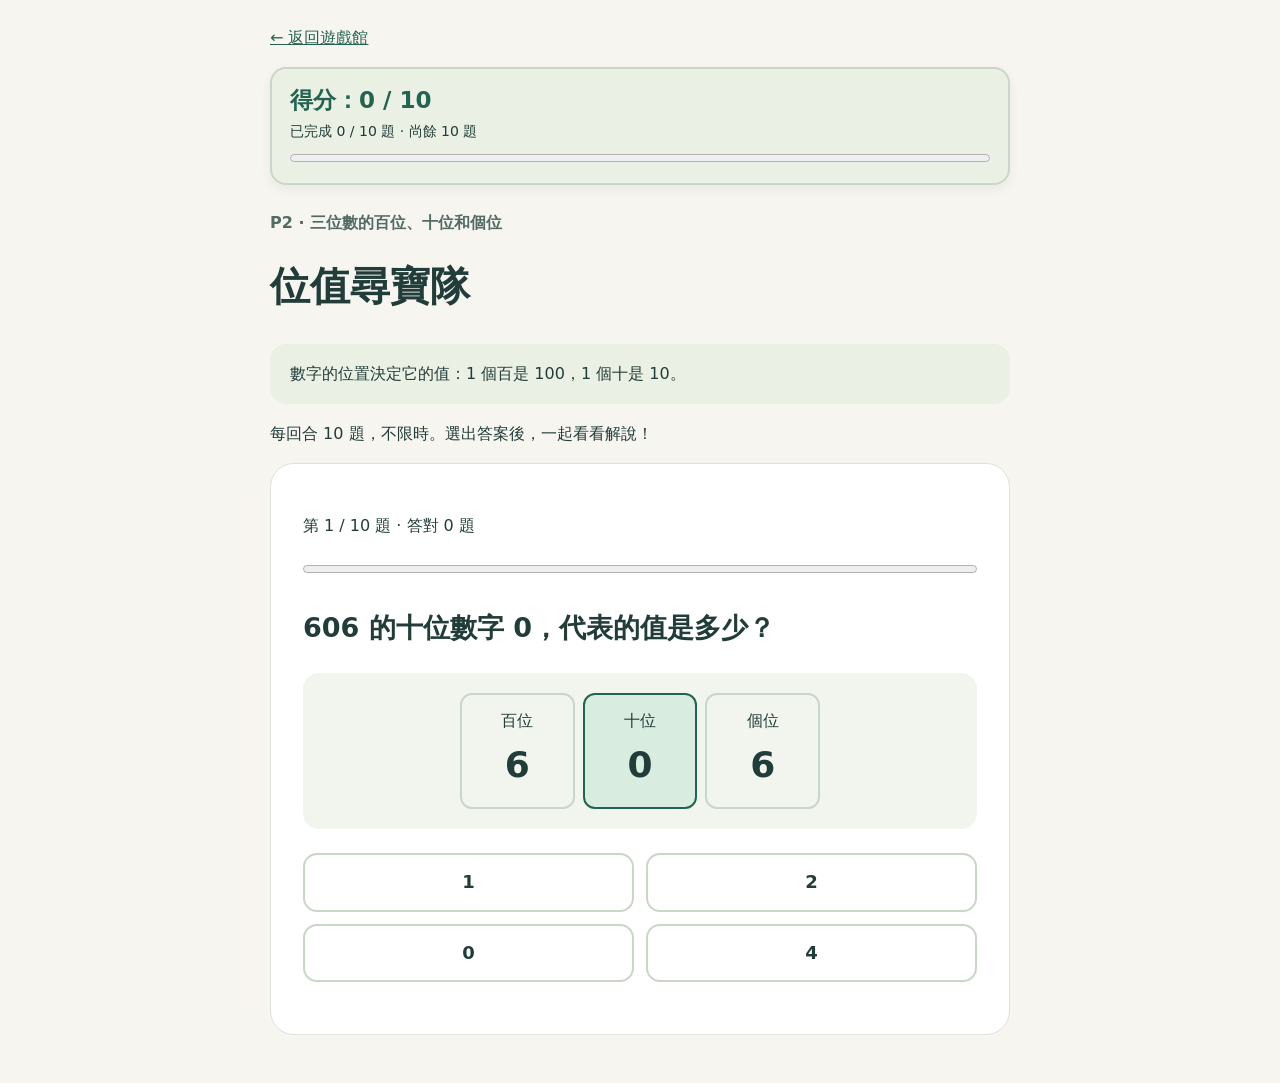
<file: p2/place-value.html>
<!DOCTYPE html>
<html lang="zh-Hant">
<head>
  <meta charset="UTF-8">
  <meta name="viewport" content="width=device-width, initial-scale=1.0">
  <title>位值尋寶隊 · P2 數學</title>
  <link rel="stylesheet" href="../assets/math-games.css">
  <script src="../assets/math-games.js" defer></script>
</head>
<body data-grade="p2">
  <main>
    <a href="../index.html">← 返回遊戲館</a>
    <aside class="scoreboard" aria-label="得分與回合進度">
      <strong id="current-score">得分：0 / 10</strong>
      <p id="round-progress">已完成 0 / 10 題 · 尚餘 10 題</p>
      <progress id="score-meter" max="10" value="0" aria-label="回合完成進度"></progress>
    </aside>
    <header><p id="concept">P2 · 三位數的百位、十位和個位</p><h1 id="title">位值尋寶隊</h1></header>
    <p class="tip" id="tip">數字的位置決定它的值。</p>
    <p>每回合 10 題，不限時。選出答案後，一起看看解說！</p>
    <noscript><p>請啟用 JavaScript 來玩這個互動遊戲。</p></noscript>
    <p id="loading">遊戲載入中；若未能開始，請重新整理並檢查遊戲檔案是否齊全。</p>
    <section class="panel" id="play" aria-label="數學挑戰" hidden>
      <p id="progress"></p><progress id="meter" max="10" value="0" aria-label="已完成題數"></progress>
      <h2 id="prompt" tabindex="-1"></h2>
      <div class="visual" id="visual"></div>
      <div class="answers" id="answers" role="group" aria-labelledby="prompt"></div>
      <p id="feedback" role="status" aria-live="polite" aria-atomic="true"></p>
      <button class="primary" id="next" type="button" hidden>下一題</button>
    </section>
    <section class="panel" id="summary" aria-label="挑戰成績" hidden>
      <h2 id="result" tabindex="-1"></h2><p id="encouragement"></p>
      <button class="primary" id="restart" type="button">再玩一次</button>
    </section>
  </main>
</body>
</html>
</file>
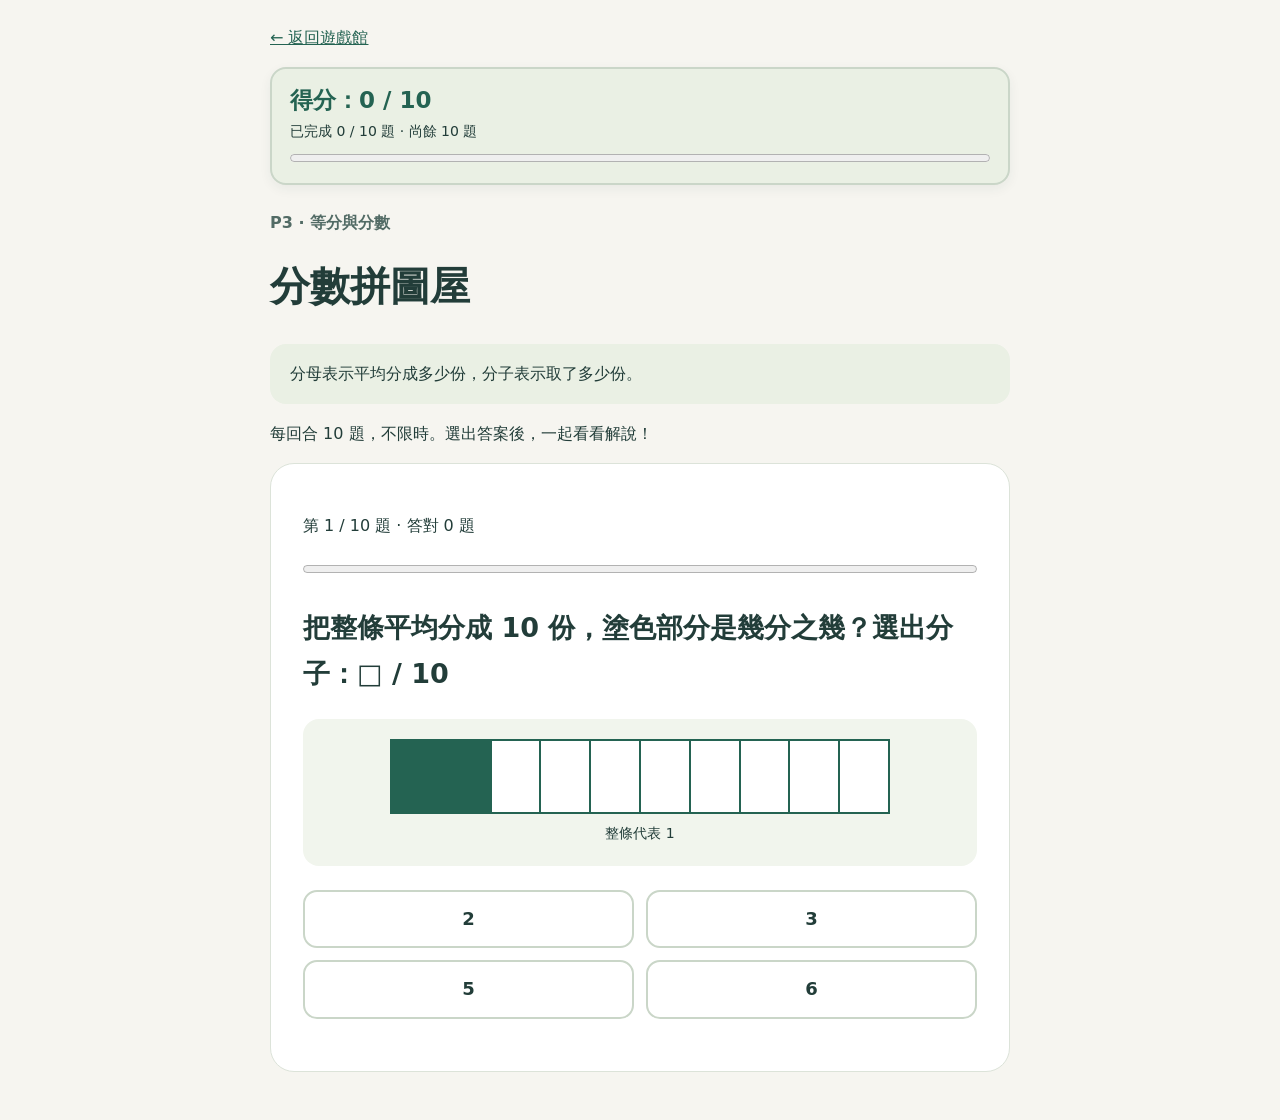
<file: p3/fraction-puzzle.html>
<!DOCTYPE html>
<html lang="zh-Hant">
<head>
  <meta charset="UTF-8">
  <meta name="viewport" content="width=device-width, initial-scale=1.0">
  <title>分數拼圖屋 · P3 數學</title>
  <link rel="stylesheet" href="../assets/math-games.css">
  <script src="../assets/math-games.js" defer></script>
</head>
<body data-grade="p3">
  <main>
    <a href="../index.html">← 返回遊戲館</a>
    <aside class="scoreboard" aria-label="得分與回合進度">
      <strong id="current-score">得分：0 / 10</strong>
      <p id="round-progress">已完成 0 / 10 題 · 尚餘 10 題</p>
      <progress id="score-meter" max="10" value="0" aria-label="回合完成進度"></progress>
    </aside>
    <header><p id="concept">P3 · 等分與分數</p><h1 id="title">分數拼圖屋</h1></header>
    <p class="tip" id="tip">分母表示平均分成多少份，分子表示取了多少份。</p>
    <p>每回合 10 題，不限時。選出答案後，一起看看解說！</p>
    <noscript><p>請啟用 JavaScript 來玩這個互動遊戲。</p></noscript>
    <p id="loading">遊戲載入中；若未能開始，請重新整理並檢查遊戲檔案是否齊全。</p>
    <section class="panel" id="play" aria-label="數學挑戰" hidden>
      <p id="progress"></p><progress id="meter" max="10" value="0" aria-label="已完成題數"></progress>
      <h2 id="prompt" tabindex="-1"></h2>
      <div class="visual" id="visual"></div>
      <div class="answers" id="answers" role="group" aria-labelledby="prompt"></div>
      <p id="feedback" role="status" aria-live="polite" aria-atomic="true"></p>
      <button class="primary" id="next" type="button" hidden>下一題</button>
    </section>
    <section class="panel" id="summary" aria-label="挑戰成績" hidden>
      <h2 id="result" tabindex="-1"></h2><p id="encouragement"></p>
      <button class="primary" id="restart" type="button">再玩一次</button>
    </section>
  </main>
</body>
</html>
</file>
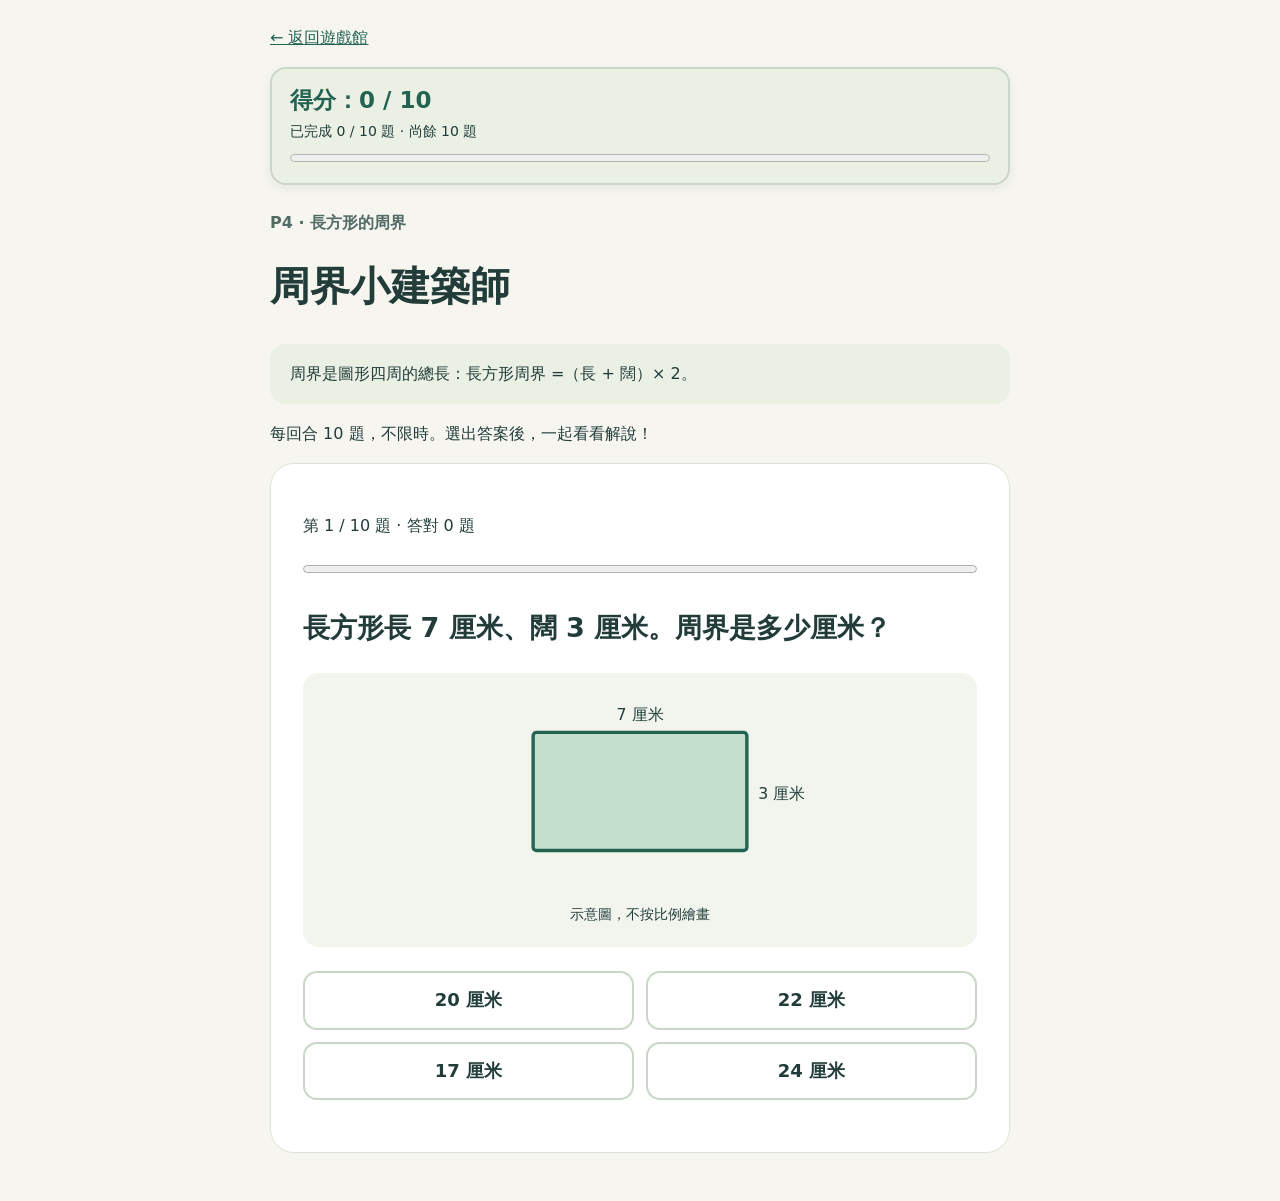
<file: p4/perimeter-builder.html>
<!DOCTYPE html>
<html lang="zh-Hant">
<head>
  <meta charset="UTF-8">
  <meta name="viewport" content="width=device-width, initial-scale=1.0">
  <title>周界小建築師 · P4 數學</title>
  <link rel="stylesheet" href="../assets/math-games.css">
  <script src="../assets/math-games.js" defer></script>
</head>
<body data-grade="p4">
  <main>
    <a href="../index.html">← 返回遊戲館</a>
    <aside class="scoreboard" aria-label="得分與回合進度">
      <strong id="current-score">得分：0 / 10</strong>
      <p id="round-progress">已完成 0 / 10 題 · 尚餘 10 題</p>
      <progress id="score-meter" max="10" value="0" aria-label="回合完成進度"></progress>
    </aside>
    <header><p id="concept">P4 · 長方形的周界</p><h1 id="title">周界小建築師</h1></header>
    <p class="tip" id="tip">周界是圖形四周的總長。</p>
    <p>每回合 10 題，不限時。選出答案後，一起看看解說！</p>
    <noscript><p>請啟用 JavaScript 來玩這個互動遊戲。</p></noscript>
    <p id="loading">遊戲載入中；若未能開始，請重新整理並檢查遊戲檔案是否齊全。</p>
    <section class="panel" id="play" aria-label="數學挑戰" hidden>
      <p id="progress"></p><progress id="meter" max="10" value="0" aria-label="已完成題數"></progress>
      <h2 id="prompt" tabindex="-1"></h2>
      <div class="visual" id="visual"></div>
      <div class="answers" id="answers" role="group" aria-labelledby="prompt"></div>
      <p id="feedback" role="status" aria-live="polite" aria-atomic="true"></p>
      <button class="primary" id="next" type="button" hidden>下一題</button>
    </section>
    <section class="panel" id="summary" aria-label="挑戰成績" hidden>
      <h2 id="result" tabindex="-1"></h2><p id="encouragement"></p>
      <button class="primary" id="restart" type="button">再玩一次</button>
    </section>
  </main>
</body>
</html>
</file>
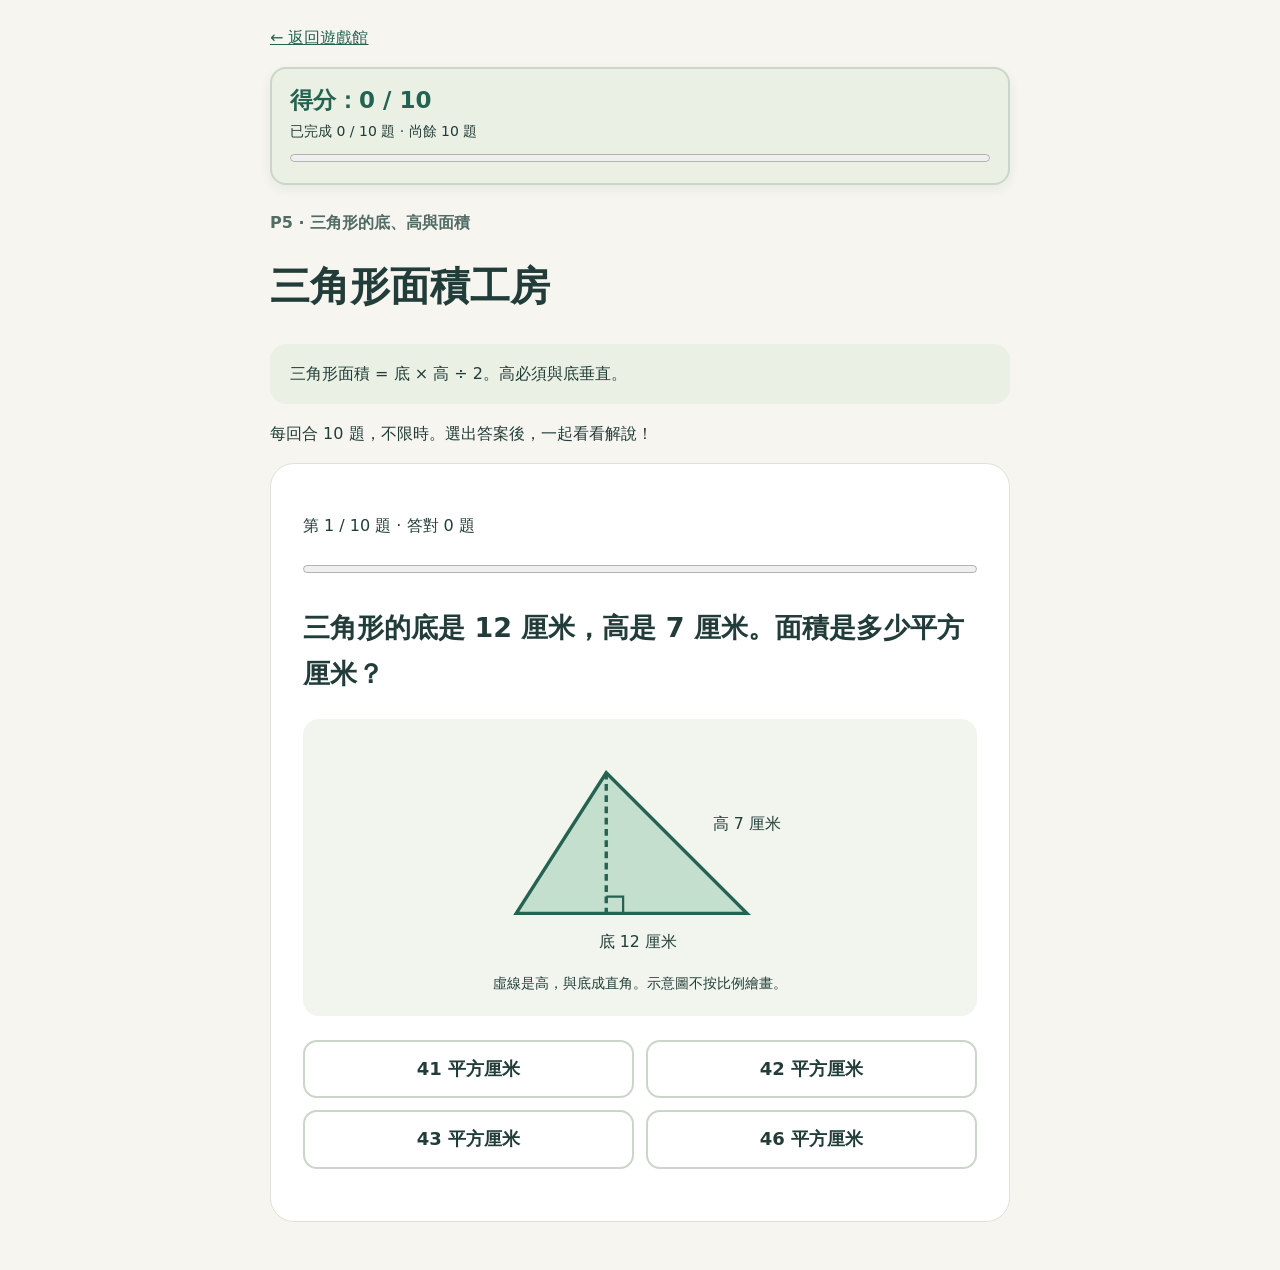
<file: p5/triangle-area.html>
<!DOCTYPE html>
<html lang="zh-Hant">
<head>
  <meta charset="UTF-8">
  <meta name="viewport" content="width=device-width, initial-scale=1.0">
  <title>三角形面積工房 · P5 數學</title>
  <link rel="stylesheet" href="../assets/math-games.css">
  <script src="../assets/math-games.js" defer></script>
</head>
<body data-grade="p5">
  <main>
    <a href="../index.html">← 返回遊戲館</a>
    <aside class="scoreboard" aria-label="得分與回合進度">
      <strong id="current-score">得分：0 / 10</strong>
      <p id="round-progress">已完成 0 / 10 題 · 尚餘 10 題</p>
      <progress id="score-meter" max="10" value="0" aria-label="回合完成進度"></progress>
    </aside>
    <header><p id="concept">P5 · 三角形的底、高與面積</p><h1 id="title">三角形面積工房</h1></header>
    <p class="tip" id="tip">三角形面積 = 底 × 高 ÷ 2。</p>
    <p>每回合 10 題，不限時。選出答案後，一起看看解說！</p>
    <noscript><p>請啟用 JavaScript 來玩這個互動遊戲。</p></noscript>
    <p id="loading">遊戲載入中；若未能開始，請重新整理並檢查遊戲檔案是否齊全。</p>
    <section class="panel" id="play" aria-label="數學挑戰" hidden>
      <p id="progress"></p><progress id="meter" max="10" value="0" aria-label="已完成題數"></progress>
      <h2 id="prompt" tabindex="-1"></h2>
      <div class="visual" id="visual"></div>
      <div class="answers" id="answers" role="group" aria-labelledby="prompt"></div>
      <p id="feedback" role="status" aria-live="polite" aria-atomic="true"></p>
      <button class="primary" id="next" type="button" hidden>下一題</button>
    </section>
    <section class="panel" id="summary" aria-label="挑戰成績" hidden>
      <h2 id="result" tabindex="-1"></h2><p id="encouragement"></p>
      <button class="primary" id="restart" type="button">再玩一次</button>
    </section>
  </main>
</body>
</html>
</file>
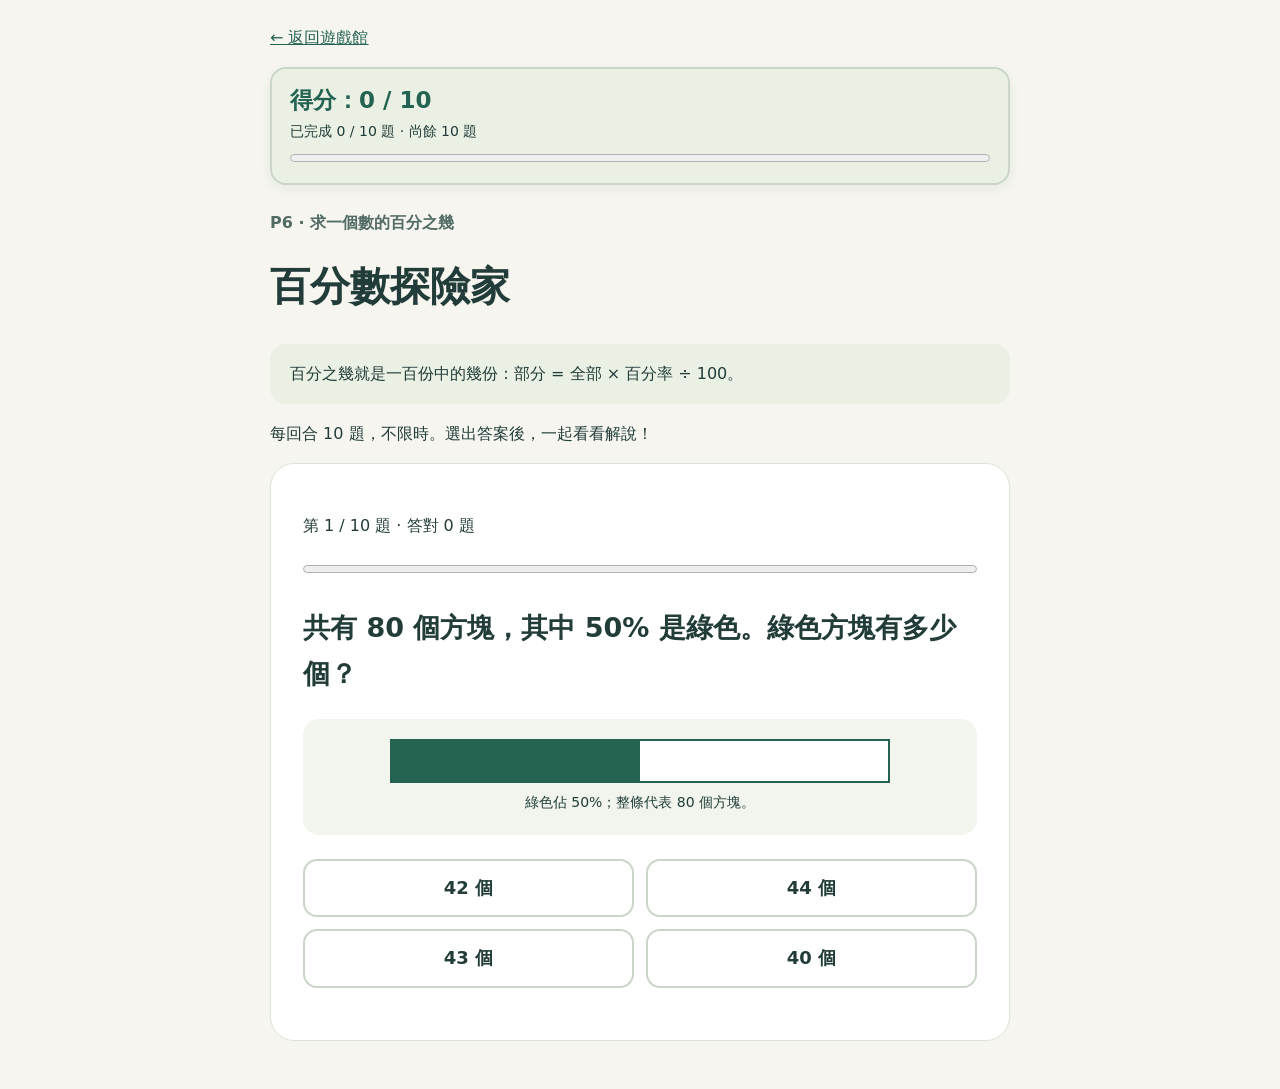
<file: p6/percentage-quest.html>
<!DOCTYPE html>
<html lang="zh-Hant">
<head>
  <meta charset="UTF-8">
  <meta name="viewport" content="width=device-width, initial-scale=1.0">
  <title>百分數探險家 · P6 數學</title>
  <link rel="stylesheet" href="../assets/math-games.css">
  <script src="../assets/math-games.js" defer></script>
</head>
<body data-grade="p6">
  <main>
    <a href="../index.html">← 返回遊戲館</a>
    <aside class="scoreboard" aria-label="得分與回合進度">
      <strong id="current-score">得分：0 / 10</strong>
      <p id="round-progress">已完成 0 / 10 題 · 尚餘 10 題</p>
      <progress id="score-meter" max="10" value="0" aria-label="回合完成進度"></progress>
    </aside>
    <header><p id="concept">P6 · 求一個數的百分之幾</p><h1 id="title">百分數探險家</h1></header>
    <p class="tip" id="tip">百分之幾就是一百份中的幾份。</p>
    <p>每回合 10 題，不限時。選出答案後，一起看看解說！</p>
    <noscript><p>請啟用 JavaScript 來玩這個互動遊戲。</p></noscript>
    <p id="loading">遊戲載入中；若未能開始，請重新整理並檢查遊戲檔案是否齊全。</p>
    <section class="panel" id="play" aria-label="數學挑戰" hidden>
      <p id="progress"></p><progress id="meter" max="10" value="0" aria-label="已完成題數"></progress>
      <h2 id="prompt" tabindex="-1"></h2>
      <div class="visual" id="visual"></div>
      <div class="answers" id="answers" role="group" aria-labelledby="prompt"></div>
      <p id="feedback" role="status" aria-live="polite" aria-atomic="true"></p>
      <button class="primary" id="next" type="button" hidden>下一題</button>
    </section>
    <section class="panel" id="summary" aria-label="挑戰成績" hidden>
      <h2 id="result" tabindex="-1"></h2><p id="encouragement"></p>
      <button class="primary" id="restart" type="button">再玩一次</button>
    </section>
  </main>
</body>
</html>
</file>
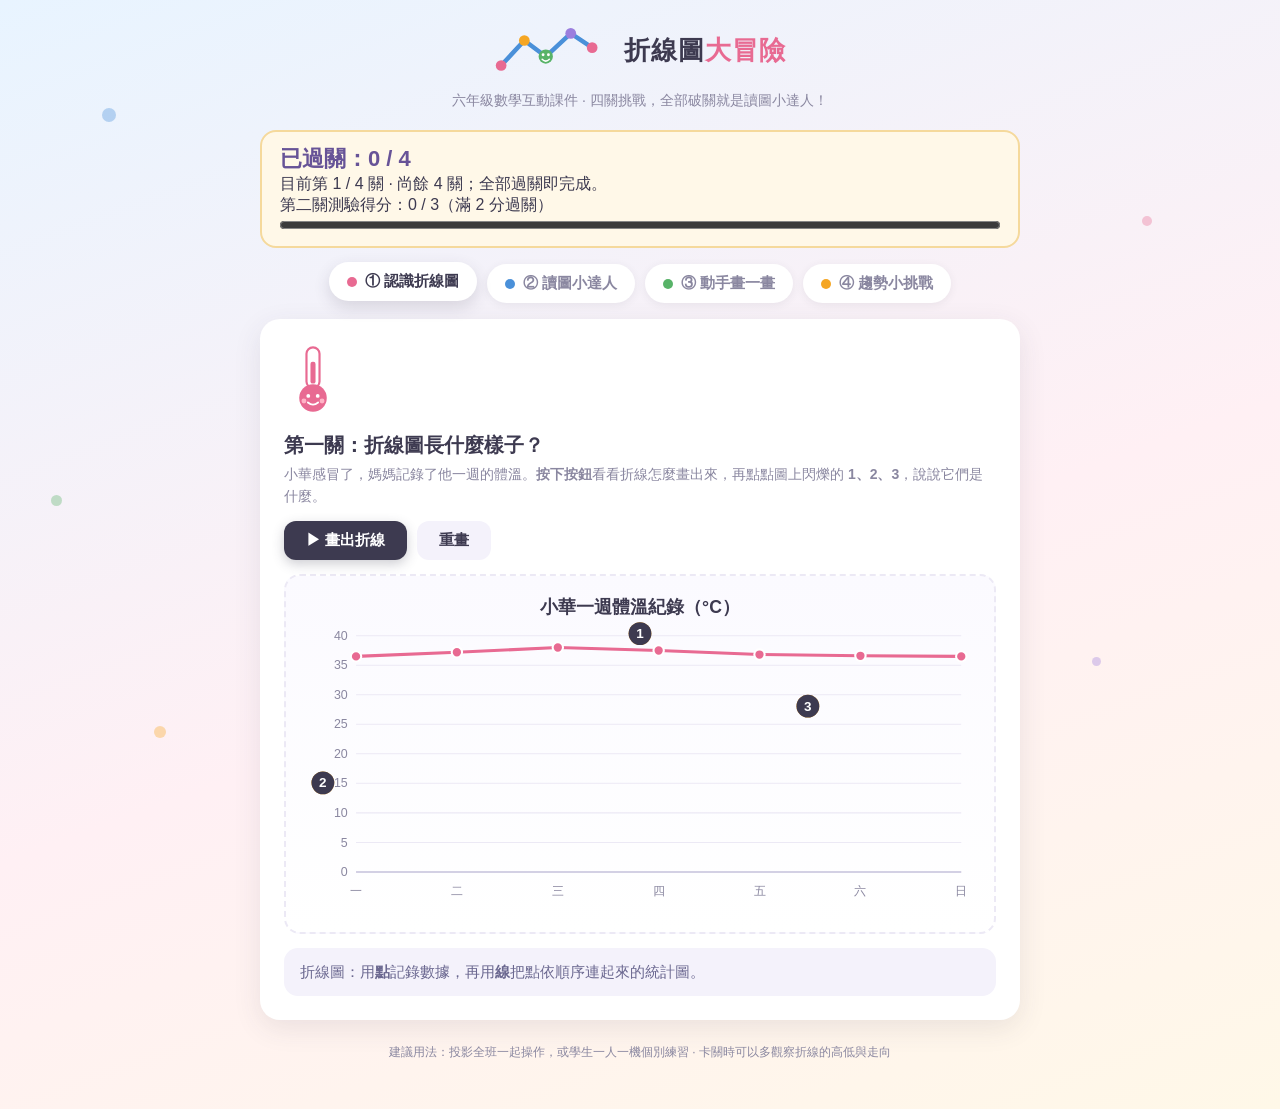
<file: p6/折線圖大冒險_六年級互動課件.html>
<!DOCTYPE html>
<html lang="zh-Hant">
<head>
<meta charset="UTF-8">
<meta name="viewport" content="width=device-width, initial-scale=1.0">
<title>折線圖大冒險｜六年級數學互動課件</title>
<style>
*{box-sizing:border-box;margin:0;padding:0}
body{
  font-family:"PingFang TC","Microsoft JhengHei","Noto Sans TC",sans-serif;
  background:linear-gradient(160deg,#E8F4FF 0%,#FFF0F4 55%,#FFF8E8 100%);
  min-height:100vh;color:#3D3A50;padding:24px 16px 48px;
}
.wrap{max-width:760px;margin:0 auto}
header{text-align:center;margin-bottom:20px;position:relative}
h1{font-size:26px;font-weight:700;letter-spacing:1px}
h1 .hl{color:#E86A92}
header p{color:#8A87A0;font-size:14px;margin-top:6px}
.mascot{display:inline-block;vertical-align:middle;margin-right:10px}
.floaty{position:fixed;border-radius:50%;opacity:.35;pointer-events:none;animation:float 6s ease-in-out infinite}
@keyframes float{0%,100%{transform:translateY(0)}50%{transform:translateY(-14px)}}
.tabs{display:flex;gap:10px;flex-wrap:wrap;justify-content:center;margin-bottom:16px}
.tab{border:none;border-radius:999px;padding:10px 18px;font-size:15px;font-weight:600;cursor:pointer;background:#fff;color:#8A87A0;box-shadow:0 2px 8px rgba(61,58,80,.08);transition:all .2s ease;display:flex;align-items:center;gap:8px}
.tab .dot{width:10px;height:10px;border-radius:50%}
.tab.on{transform:translateY(-2px);box-shadow:0 6px 16px rgba(61,58,80,.16);color:#3D3A50}
.tab.done::after{content:"✓";color:#58B368;font-weight:700}
.card{background:#fff;border-radius:20px;box-shadow:0 8px 28px rgba(61,58,80,.10);padding:24px;animation:pop .3s ease}
@keyframes pop{from{opacity:0;transform:translateY(8px)}to{opacity:1;transform:none}}
.stephead{display:flex;align-items:center;gap:14px;margin-bottom:14px;flex-wrap:wrap}
.stephead h3{font-size:20px}
.stephead p{font-size:14px;color:#8A87A0;margin-top:4px;line-height:22px}
.msg{border-radius:14px;padding:12px 16px;font-size:15px;line-height:24px;margin-top:14px;min-height:26px;transition:background .2s}
.msg.ok{background:#E9F9EF;color:#2F8F4E}
.msg.no{background:#FDECEF;color:#C0475F}
.msg.info{background:#F4F2FB;color:#6B6890}
.btn{border:none;border-radius:12px;padding:10px 22px;font-size:15px;font-weight:600;cursor:pointer;transition:transform .15s ease,box-shadow .15s ease}
.btn:hover{transform:translateY(-2px)}
.btn-p{background:#3D3A50;color:#fff;box-shadow:0 4px 12px rgba(61,58,80,.25)}
.btn-g{background:#F4F2FB;color:#3D3A50}
.row{display:flex;gap:10px;align-items:center;flex-wrap:wrap;margin-top:14px}
.opt{display:block;width:100%;text-align:left;border:2px solid #ECE9F5;background:#fff;border-radius:14px;padding:12px 16px;font-size:15px;margin-top:10px;cursor:pointer;color:#3D3A50;transition:all .15s ease}
.opt:hover{border-color:#9B7EDE;transform:translateX(3px)}
.opt.right{border-color:#58B368;background:#E9F9EF}
.opt.wrong{border-color:#E86A92;background:#FDECEF}
.hot{cursor:pointer}
.hot circle.pulse{animation:pl 1.6s infinite}
@keyframes pl{0%{r:10;opacity:.5}70%{r:20;opacity:0}100%{r:20;opacity:0}}
.day{display:flex;align-items:center;gap:10px;margin-top:8px;font-size:15px}
.day .nm{width:52px;color:#8A87A0;font-weight:600}
.day button{width:32px;height:32px;border:2px solid #ECE9F5;border-radius:10px;background:#fff;cursor:pointer;font-size:18px;line-height:1;color:#3D3A50;transition:all .15s}
.day button:hover{border-color:#4A90D9;color:#4A90D9}
.day .val{width:56px;text-align:right;font-weight:700;font-variant-numeric:tabular-nums}
.score{font-size:14px;color:#8A87A0;margin-top:14px;font-variant-numeric:tabular-nums}
.chartbox{margin-top:14px;background:linear-gradient(180deg,#FBFAFF,#fff);border:2px dashed #ECE9F5;border-radius:16px;padding:12px}
footer{text-align:center;color:#8A87A0;font-size:12px;margin-top:24px}
svg text{font-family:inherit}
@media(max-width:560px){h1{font-size:21px}.card{padding:18px}}
</style>
</head>
<body>
<span class="floaty" style="width:14px;height:14px;background:#4A90D9;top:12%;left:8%"></span>
<span class="floaty" style="width:10px;height:10px;background:#E86A92;top:24%;right:10%;animation-delay:1s"></span>
<span class="floaty" style="width:12px;height:12px;background:#F5A623;bottom:18%;left:12%;animation-delay:2s"></span>
<span class="floaty" style="width:9px;height:9px;background:#9B7EDE;bottom:26%;right:14%;animation-delay:.5s"></span>
<span class="floaty" style="width:11px;height:11px;background:#58B368;top:55%;left:4%;animation-delay:1.5s"></span>

<div class="wrap">
<header>
  <div>
    <span class="mascot"><svg viewBox="0 0 130 64" width="116" height="58">
      <path d="M8 46 L34 18 L58 36 L86 10 L110 26" fill="none" stroke="#4A90D9" stroke-width="5" stroke-linecap="round" stroke-linejoin="round"/>
      <circle cx="8" cy="46" r="6" fill="#E86A92"/><circle cx="34" cy="18" r="6" fill="#F5A623"/>
      <circle cx="58" cy="36" r="8" fill="#58B368"/><circle cx="86" cy="10" r="6" fill="#9B7EDE"/>
      <circle cx="110" cy="26" r="6" fill="#E86A92"/>
      <circle cx="55" cy="34" r="1.6" fill="#fff"/><circle cx="61" cy="34" r="1.6" fill="#fff"/>
      <path d="M54 39 q4 4 8 0" stroke="#fff" stroke-width="1.8" fill="none" stroke-linecap="round"/>
    </svg></span>
    <h1 style="display:inline">折線圖<span class="hl">大冒險</span></h1>
  </div>
  <p>六年級數學互動課件 · 四關挑戰，全部破關就是讀圖小達人！</p>
</header>

<aside aria-label="得分與闖關進度" style="position:sticky;top:0;z-index:5;background:#fff8e8;border:2px solid #F5D99C;border-radius:16px;padding:12px 18px;margin-bottom:16px;font-variant-numeric:tabular-nums">
  <strong id="adventureScore" style="display:block;font-size:22px;color:#675397">已過關：0 / 4</strong>
  <div id="adventureProgress">目前第 1 / 4 關 · 尚餘 4 關；全部過關即完成。</div>
  <div id="quizScore">第二關測驗得分：0 / 3（滿 2 分過關）</div>
  <progress id="adventureMeter" max="4" value="0" aria-label="已過關數" style="width:100%;accent-color:#9B7EDE"></progress>
</aside>
<div class="tabs" id="tabs"></div>
<div class="card" id="body"></div>

<footer>建議用法：投影全班一起操作，或學生一人一機個別練習 · 卡關時可以多觀察折線的高低與走向</footer>
</div>

<script>
(function(){
var body=document.getElementById('body'),tabs=document.getElementById('tabs');
var done=[false,false,false,false],cur=0;

var C={blue:'#4A90D9',red:'#E86A92',green:'#58B368',purple:'#9B7EDE',orange:'#F5A623',ink:'#3D3A50'};

/* cartoon svg snippets */
var toonThermo='<svg viewBox="0 0 80 104" width="58"><rect x="31" y="6" width="18" height="56" rx="9" fill="#fff" stroke="#E86A92" stroke-width="3"/><rect x="36.5" y="26" width="7" height="30" rx="3" fill="#E86A92"/><circle cx="40" cy="76" r="19" fill="#E86A92"/><circle cx="33.5" cy="73" r="2.6" fill="#fff"/><circle cx="46.5" cy="73" r="2.6" fill="#fff"/><path d="M33 82 q7 6 14 0" stroke="#fff" stroke-width="2.6" fill="none" stroke-linecap="round"/><circle cx="27.5" cy="80" r="3.4" fill="#FFB3C6"/><circle cx="52.5" cy="80" r="3.4" fill="#FFB3C6"/></svg>';
var toonPanda='<svg viewBox="0 0 104 92" width="66"><circle cx="27" cy="17" r="13" fill="#3D3A50"/><circle cx="77" cy="17" r="13" fill="#3D3A50"/><ellipse cx="52" cy="50" rx="36" ry="31" fill="#fff" stroke="#ECE9F5" stroke-width="2"/><ellipse cx="39" cy="45" rx="8.5" ry="10.5" fill="#3D3A50" transform="rotate(-14 39 45)"/><ellipse cx="65" cy="45" rx="8.5" ry="10.5" fill="#3D3A50" transform="rotate(14 65 45)"/><circle cx="41" cy="43" r="3" fill="#fff"/><circle cx="63" cy="43" r="3" fill="#fff"/><ellipse cx="52" cy="56" rx="4.5" ry="3.2" fill="#3D3A50"/><path d="M45 62 q7 6 14 0" stroke="#3D3A50" stroke-width="2.2" fill="none" stroke-linecap="round"/><circle cx="31" cy="57" r="4" fill="#FFD9E2"/><circle cx="73" cy="57" r="4" fill="#FFD9E2"/></svg>';
var toonBook='<svg viewBox="0 0 104 84" width="66"><path d="M12 16 Q32 6 52 16 Q72 6 92 16 L92 60 Q72 50 52 60 Q32 50 12 60 Z" fill="#58B368"/><path d="M17 21 Q33 13 49 21 L49 54 Q33 46 17 54 Z" fill="#fff"/><path d="M55 21 Q71 13 87 21 L87 54 Q71 46 55 54 Z" fill="#fff"/><circle cx="65" cy="33" r="2.2" fill="#3D3A50"/><circle cx="77" cy="33" r="2.2" fill="#3D3A50"/><path d="M64 41 q6 5 13 0" stroke="#3D3A50" stroke-width="2" fill="none" stroke-linecap="round"/><circle cx="59" cy="39" r="3" fill="#FFD9E2"/><circle cx="83" cy="39" r="3" fill="#FFD9E2"/></svg>';
var toonSun='<svg viewBox="0 0 110 96" width="72"><g stroke="#F5A623" stroke-width="5" stroke-linecap="round"><line x1="55" y1="6" x2="55" y2="18"/><line x1="20" y1="20" x2="29" y2="29"/><line x1="90" y1="20" x2="81" y2="29"/><line x1="10" y1="52" x2="22" y2="52"/><line x1="100" y1="52" x2="88" y2="52"/></g><circle cx="55" cy="52" r="26" fill="#F5A623"/><circle cx="46" cy="48" r="2.8" fill="#fff"/><circle cx="64" cy="48" r="2.8" fill="#fff"/><path d="M45 57 q10 8 20 0" stroke="#fff" stroke-width="2.6" fill="none" stroke-linecap="round"/><circle cx="38" cy="56" r="4" fill="#FFCF8A"/><circle cx="72" cy="56" r="4" fill="#FFCF8A"/><ellipse cx="92" cy="76" rx="17" ry="11" fill="#fff" stroke="#C9D6EE" stroke-width="2"/><ellipse cx="81" cy="72" rx="9" ry="7" fill="#fff" stroke="#C9D6EE" stroke-width="2"/><circle cx="89" cy="75" r="1.6" fill="#3D3A50"/><circle cx="97" cy="75" r="1.6" fill="#3D3A50"/><path d="M89 80 q4 3 8 0" stroke="#3D3A50" stroke-width="1.6" fill="none" stroke-linecap="round"/></svg>';

/* ---------- chart ---------- */
function chartSVG(o){
  var W=660,H=o.h||320,mL=56,mR=20,mT=o.title?46:32,mB=46,pw=W-mL-mR,ph=H-mT-mB;
  var n=o.labels.length,stepX=pw/(n-1),yMax=o.yMax;
  var s='<svg viewBox="0 0 '+W+' '+H+'" style="width:100%;height:auto;display:block">';
  if(o.title)s+='<text x="'+(W/2)+'" y="24" text-anchor="middle" font-size="17" font-weight="700" fill="#3D3A50">'+o.title+'</text>';
  for(var v=0;v<=yMax;v+=o.yStep){
    var y=mT+ph-(v/yMax)*ph;
    s+='<line x1="'+mL+'" y1="'+y+'" x2="'+(W-mR)+'" y2="'+y+'" stroke="#ECE9F5" stroke-width="1"/>';
    s+='<text x="'+(mL-8)+'" y="'+(y+4)+'" text-anchor="end" font-size="12" fill="#8A87A0">'+v+'</text>';
  }
  for(var i=0;i<n;i++){
    var x=mL+i*stepX;
    s+='<text x="'+x+'" y="'+(H-mB+22)+'" text-anchor="middle" font-size="12" fill="#8A87A0">'+o.labels[i]+'</text>';
  }
  s+='<line x1="'+mL+'" y1="'+(mT+ph)+'" x2="'+(W-mR)+'" y2="'+(mT+ph)+'" stroke="#C9C4DC" stroke-width="1.5"/>';
  if(o.ylabel)s+='<text x="'+(mL-40)+'" y="'+(mT-12)+'" font-size="12" fill="#8A87A0">'+o.ylabel+'</text>';
  var pts=o.vals.map(function(v,i){return [mL+i*stepX,mT+ph-(v/yMax)*ph];});
  var d='M'+pts.map(function(p){return p[0].toFixed(1)+' '+p[1].toFixed(1);}).join(' L');
  if(o.showLine!==false)s+='<path id="'+(o.pid||'lcp')+'" d="'+d+'" fill="none" stroke="'+o.color+'" stroke-width="3" stroke-linejoin="round" stroke-linecap="round"/>';
  pts.forEach(function(p,i){
    s+='<circle cx="'+p[0].toFixed(1)+'" cy="'+p[1].toFixed(1)+'" r="5" fill="'+o.color+'" stroke="#fff" stroke-width="2">'+(o.dots?'<title>'+o.labels[i]+'：'+o.vals[i]+(o.unit||'')+'</title>':'')+'</circle>';
  });
  s+='</svg>';
  return {html:s,pts:pts};
}
function animateLine(pid,dur){
  var p=document.getElementById(pid);if(!p)return;
  var len=p.getTotalLength();
  p.style.strokeDasharray=len;p.style.strokeDashoffset=len;
  p.getBoundingClientRect();
  p.style.transition='stroke-dashoffset '+dur+'ms ease';
  p.style.strokeDashOffset=len;p.style.strokeDashoffset='0';
}

/* ---------- step 1 ---------- */
var s1done=[false,false,false];
var s1q=[{x:330,y:44,correct:'標題',exp:'對！標題告訴我們這張圖在記錄什麼事情。'},
 {x:24,y:188,correct:'縱軸',exp:'沒錯！縱軸（直直的軸）標示數值大小，這裡是體溫。'},
 {x:492,y:114,correct:'數據點',exp:'答對了！圓圓的數據點記錄每天量到的體溫，折線把它們依序連起來。'}];
function renderS1(){
  var c=chartSVG({title:'小華一週體溫紀錄（°C）',labels:['一','二','三','四','五','六','日'],vals:[36.5,37.2,38.0,37.5,36.8,36.6,36.5],yMax:40,yStep:5,unit:'°C',color:C.red,dots:true});
  var hot='';
  s1q.forEach(function(q,i){
    hot+='<g class="hot" data-i="'+i+'"><circle class="pulse" cx="'+q.x+'" cy="'+q.y+'" r="10" fill="none" stroke="#F5A623" stroke-width="2"/><circle cx="'+q.x+'" cy="'+q.y+'" r="11" fill="#3D3A50"/><text x="'+q.x+'" y="'+(q.y+4.5)+'" text-anchor="middle" font-size="13" font-weight="700" fill="#fff">'+(i+1)+'</text></g>';
  });
  var svg=c.html.replace('</svg>',hot+'</svg>');
  body.innerHTML='<div class="stephead">'+toonThermo+'<div><h3>第一關：折線圖長什麼樣子？</h3>'
   +'<p>小華感冒了，媽媽記錄了他一週的體溫。<b>按下按鈕</b>看看折線怎麼畫出來，再點點圖上閃爍的 <b>1、2、3</b>，說說它們是什麼。</p></div></div>'
   +'<div class="row"><button class="btn btn-p" id="lcPlay">▶ 畫出折線</button><button class="btn btn-g" id="lcReset">重畫</button></div>'
   +'<div class="chartbox" id="lcChart">'+svg+'</div>'
   +'<div class="msg info" id="lcMsg">折線圖：用<b>點</b>記錄數據，再用<b>線</b>把點依順序連起來的統計圖。</div>';
  document.getElementById('lcPlay').onclick=function(){animateLine('lcp',1800);};
  document.getElementById('lcReset').onclick=function(){var p=document.getElementById('lcp');var len=p.getTotalLength();p.style.transition='none';p.style.strokeDasharray=len;p.style.strokeDashoffset=len;};
  document.querySelectorAll('.hot').forEach(function(g){
    g.addEventListener('click',function(){
      var i=+g.dataset.i;
      if(s1done[i])return;
      var opts=['標題','縱軸','數據點','折線'];
      var msg=document.getElementById('lcMsg');
      msg.className='msg info';msg.innerHTML='你點到了 <b>'+(i+1)+'</b> 號位置。請問這是折線圖的哪個部分？'
        +'<div id="lcOpts">'+opts.map(function(o){return '<button class="opt" data-v="'+o+'">'+o+'</button>';}).join('')+'</div>';
      document.querySelectorAll('#lcOpts .opt').forEach(function(b){
        b.onclick=function(){
          if(b.dataset.v===s1q[i].correct){
            s1done[i]=true;b.classList.add('right');
            g.style.opacity='0.3';g.style.pointerEvents='none';
            msg.className='msg ok';msg.textContent=s1q[i].exp;
            if(s1done.every(Boolean)){msg.textContent='太棒了！標題、縱軸、數據點都找到了。前往下一關讀圖去！';markDone(0);}
          }else{
            b.classList.add('wrong');msg.className='msg no';msg.textContent='再想想看～提示：看看它的位置和旁邊的文字。';
          }
        };
      });
    });
  });
}

/* ---------- step 2 ---------- */
var s2data=[120,150,90,200,180,240,160];
var s2qs=[
 {q:'哪一天遊客人數最多？',opts:['星期四','星期六','星期日'],a:1,exp:'星期六有 240 人，是最高點。讀折線圖時，先找最高的那個點！'},
 {q:'星期二的遊客人數是多少？',opts:['120 人','150 人','90 人'],a:1,exp:'找到「二」的正上方，對到縱軸，是 150 人。'},
 {q:'從星期二到星期三，人數怎麼變化？',opts:['增加 60 人','減少 60 人','沒有變化'],a:1,exp:'150 → 90，線往下走，表示減少 150−90=60 人。線往上＝變多，線往下＝變少。'}];
var s2idx=0,s2score=0,s2lock=false,s2run=0;
function renderS2(){
  s2run++;
  s2idx=0;s2score=0;
  var c=chartSVG({title:'動物園一週遊客人數',labels:['一','二','三','四','五','六','日'],vals:s2data,yMax:280,yStep:40,unit:'人',color:C.blue,dots:true,ylabel:'人數'});
  body.innerHTML='<div class="stephead">'+toonPanda+'<div><h3>第二關：讀圖小達人</h3>'
   +'<p>觀察折線的<b>高低</b>和<b>走向</b>，回答三個問題，滿 2 分就過關！</p></div></div>'
   +'<div class="chartbox" id="lcChart">'+c.html+'</div>'
   +'<div id="lcQuiz"></div><div class="score" id="lcScore"></div>';
  askS2();
}
function askS2(){
  s2lock=false;
  var run=s2run;
  var q=s2qs[s2idx];
  document.getElementById('lcQuiz').innerHTML='<div class="msg info"><b>問題 '+(s2idx+1)+'/3：</b>'+q.q
   +'<div id="lcOpts">'+q.opts.map(function(o,i){return '<button class="opt" data-i="'+i+'">'+o+'</button>';}).join('')+'</div><div id="lcFb"></div></div>';
  document.getElementById('lcScore').textContent='目前得分：'+s2score+' / '+s2qs.length;
  updateAdventureScore();
  document.querySelectorAll('#lcOpts .opt').forEach(function(b){
    b.onclick=function(){
      if(s2lock)return;s2lock=true;
      var i=+b.dataset.i,fb=document.getElementById('lcFb');
      if(i===q.a){b.classList.add('right');s2score++;fb.className='msg ok';fb.textContent='答對了！'+q.exp;}
      else{b.classList.add('wrong');document.querySelectorAll('#lcOpts .opt')[q.a].classList.add('right');fb.className='msg no';fb.textContent='正確答案是「'+q.opts[q.a]+'」。'+q.exp;}
      s2idx++;
      document.getElementById('lcScore').textContent='目前得分：'+s2score+' / '+s2qs.length;
      updateAdventureScore();
      setTimeout(function(){
        if(cur!==1||run!==s2run)return;
        if(s2idx<3)askS2();
        else{
          document.getElementById('lcQuiz').innerHTML='<div class="msg '+(s2score>=2?'ok':'no')+'">測驗結束！你得到 '+s2score+' / 3 分。'+(s2score===3?'完美！你就是讀圖小達人！':s2score>=2?'不錯喔，再複習一下變化量就更厲害了！':'別灰心，回到圖上多觀察幾次吧！')+'</div>';
          document.getElementById('lcScore').textContent='最終得分：'+s2score+' / 3';
          if(s2score>=2)markDone(1);
        }
      },2200);
    };
  });
}

/* ---------- step 3 ---------- */
var s3target=[100,140,120,180,220,260,200],s3user=[0,0,0,0,0,0,0],s3drawn=false;
var s3labels=['一','二','三','四','五','六','日'];
function renderS3(){
  s3user=[0,0,0,0,0,0,0];s3drawn=false;
  body.innerHTML='<div class="stephead">'+toonBook+'<div><h3>第三關：動手畫折線圖</h3>'
   +'<p>書店每日來客數目標：<b>100、140、120、180、220、260、200 人</b>。用 + / − 設好每天的值，再按「連成折線」檢查！</p></div></div>'
   +'<div id="lcEditor"></div>'
   +'<div class="row"><button class="btn btn-p" id="lcDraw">連成折線！</button><button class="btn btn-g" id="lcClear">全部歸零</button></div>'
   +'<div class="chartbox" id="lcChart"></div>'
   +'<div class="msg info" id="lcMsg">小提示：先想好每天的數字，再依序調整喔。</div>';
  document.getElementById('lcDraw').onclick=drawS3;
  document.getElementById('lcClear').onclick=function(){s3user=[0,0,0,0,0,0,0];updS3Editor();updS3Chart(false);};
  updS3Editor();updS3Chart(false);
}
function updS3Editor(){
  document.getElementById('lcEditor').innerHTML=s3labels.map(function(l,i){
    return '<div class="day"><span class="nm">星期'+l+'</span><button data-i="'+i+'" data-d="-1">−</button><span class="val">'+s3user[i]+'</span><button data-i="'+i+'" data-d="1">＋</button></div>';
  }).join('');
  document.querySelectorAll('#lcEditor button').forEach(function(b){
    b.onclick=function(){
      var i=+b.dataset.i;
      s3user[i]=Math.max(0,Math.min(300,s3user[i]+(+b.dataset.d)*10));
      updS3Chart(s3drawn);updS3Editor();
    };
  });
}
function updS3Chart(anim){
  var c=chartSVG({title:'書店每日來客數（人）',labels:s3labels.map(function(l){return '週'+l;}),vals:s3user,yMax:300,yStep:50,unit:'人',color:C.green,pid:'lcu',ylabel:'人數'});
  document.getElementById('lcChart').innerHTML=c.html;
  if(anim)animateLine('lcu',700);
}
function drawS3(){
  s3drawn=true;updS3Chart(true);
  var hit=0;
  s3target.forEach(function(t,i){if(s3user[i]===t)hit++;});
  var msg=document.getElementById('lcMsg');
  if(hit===7){msg.className='msg ok';msg.textContent='完美！七個點全部正確，這是一張超棒的折線圖！';markDone(2);}
  else{
    var wrong=s3target.map(function(t,i){return s3user[i]===t?null:i;}).filter(function(x){return x!==null;});
    msg.className='msg no';msg.textContent='有 '+hit+' 個點正確。再檢查一下星期'+s3labels[wrong[0]]+'的位置，調整後再連一次！';
  }
}

/* ---------- step 4 ---------- */
var s4picked=false;
function renderS4(){
  s4picked=false;
  var base=[20,22,23,25,26,28];
  var c=chartSVG({title:'某城市一週氣溫紀錄（°C）',labels:['一','二','三','四','五','六','下'],vals:base.concat([28]),yMax:36,yStep:6,unit:'°C',color:C.orange,dots:true,pid:'lcb',showLine:false,ylabel:'氣溫'});
  body.innerHTML='<div class="stephead">'+toonSun+'<div><h3>第四關：小挑戰——預測未來</h3>'
   +'<p>整條線一路上升！如果你是氣象小主播，你覺得<b>下週一</b>的氣溫比較可能是多少？先說理由再選答案！</p></div></div>'
   +'<div class="row"><button class="btn btn-p" id="lcPlay">▶ 看看這一週的走勢</button></div>'
   +'<div class="chartbox" id="lcChart">'+c.html+'</div>'
   +'<div id="lcOpts">'
   +['12°C：突然變冷','28°C：維持趨勢','40°C：急速飆高'].map(function(o,i){return '<button class="opt" data-i="'+i+'">'+o+'</button>';}).join('')
   +'</div><div class="msg info" id="lcMsg">提示：折線的「走向」透露了數據的趨勢。</div>';
  var svg=document.querySelector('#lcChart svg');
  var circs=svg.querySelectorAll('circle');
  var lastC=circs[circs.length-1];
  lastC.style.opacity='0';lastC.style.transition='opacity .3s ease';
  var p6=c.pts[5],p7=c.pts[6];
  var ext=document.createElementNS('http://www.w3.org/2000/svg','path');
  ext.setAttribute('d','M'+p6[0].toFixed(1)+' '+p6[1].toFixed(1)+' L'+p7[0].toFixed(1)+' '+p7[1].toFixed(1));
  ext.setAttribute('fill','none');ext.setAttribute('stroke',C.red);
  ext.setAttribute('stroke-width','3');ext.setAttribute('stroke-linecap','round');
  ext.style.strokeDasharray='1';ext.style.strokeDashoffset='1';
  svg.insertBefore(ext,lastC);
  document.getElementById('lcPlay').onclick=function(){animateLine('lcb',1400);};
  document.querySelectorAll('#lcOpts .opt').forEach(function(b){
    b.onclick=function(){
      if(s4picked)return;
      var i=+b.dataset.i,msg=document.getElementById('lcMsg');
      if(i===1){
        s4picked=true;
        b.classList.add('right');msg.className='msg ok';
        msg.innerHTML='答對了！折線一路上升，數據呈現上升的<b>趨勢</b>，最合理的預測是延續趨勢。（也要記得：預測只是推測，實際天氣還是有可能變化喔！）';
        var len=ext.getTotalLength();
        ext.style.strokeDasharray=len;ext.style.strokeDashoffset=len;ext.getBoundingClientRect();
        ext.style.transition='stroke-dashoffset 900ms ease';ext.style.strokeDashoffset='0';
        lastC.setAttribute('fill',C.red);
        lastC.style.opacity='1';
        setTimeout(function(){markDone(3);},900);
      }else{
        b.classList.add('wrong');msg.className='msg no';msg.textContent='從現有的折線看不出「突然變冷」或「急速飆高」的跡象喔。觀察線的走向，再試一次！';
      }
    };
  });
}

/* ---------- nav ---------- */
var names=[['① 認識折線圖',C.red],['② 讀圖小達人',C.blue],['③ 動手畫一畫',C.green],['④ 趨勢小挑戰',C.orange]];
var renders=[renderS1,renderS2,renderS3,renderS4];
function markDone(i){if(!done[i]){done[i]=true;renderTabs();}}
function updateAdventureScore(){
  var completed=done.filter(Boolean).length;
  document.getElementById('adventureScore').textContent='已過關：'+completed+' / '+done.length;
  document.getElementById('adventureProgress').textContent=completed===done.length?'全部過關，冒險完成！':'目前第 '+(cur+1)+' / '+done.length+' 關 · 尚餘 '+(done.length-completed)+' 關；全部過關即完成。';
  document.getElementById('quizScore').textContent='第二關測驗得分：'+(s2score||0)+' / '+s2qs.length+'（滿 2 分過關）';
  document.getElementById('adventureMeter').value=completed;
}
function renderTabs(){
  updateAdventureScore();
  tabs.innerHTML=names.map(function(n,i){
    return '<button class="tab'+(i===cur?' on':'')+(done[i]?' done':'')+'" data-i="'+i+'"><span class="dot" style="background:'+n[1]+'"></span>'+n[0]+'</button>';
  }).join('');
  tabs.querySelectorAll('.tab').forEach(function(b){
    b.onclick=function(){cur=+b.dataset.i;renderTabs();renders[cur]();};
  });
}
renderTabs();renderS1();
})();
</script>
</body>
</html>
</file>
<file: assets/math-games.css>
:root { color-scheme: light; --ink: #223d39; --green: #246352; --muted: #526b65; }
* { box-sizing: border-box; }
[hidden] { display: none !important; }
body { margin: 0; background: #f6f5f0; color: var(--ink); font-family: "Microsoft JhengHei", "PingFang TC", system-ui, sans-serif; line-height: 1.7; }
main { max-width: 780px; margin: 0 auto; padding: 24px 20px 48px; }
a { color: var(--green); }
header { margin: 24px 0; }
.scoreboard { position: sticky; top: 0; z-index: 2; margin-top: 16px; padding: 12px 18px; background: #eaf0e4; border: 2px solid #cad6c8; border-radius: 16px; font-variant-numeric: tabular-nums; box-shadow: 0 4px 12px #223d3910; }
.scoreboard strong { display: block; color: var(--green); font-size: 23px; }
.scoreboard p { margin: 0; font-size: 14px; }
h1 { font-size: clamp(28px, 6vw, 40px); margin: 0; }
#concept { color: var(--muted); font-weight: 700; }
.panel { padding: clamp(18px, 4vw, 32px); background: white; border: 1px solid #dce3d9; border-radius: 24px; }
.tip { background: #eaf0e4; padding: 16px 20px; border-radius: 16px; }
progress { width: 100%; height: 16px; accent-color: var(--green); }
h2 { font-size: clamp(21px, 4vw, 27px); }
#prompt:focus, #result:focus { outline: none; }
.visual { padding: 20px 8px; background: #f1f5ed; border-radius: 16px; text-align: center; margin-bottom: 24px; }
.visual p { margin: 8px 0 0; font-size: 14px; }
.visual svg { display: block; width: 100%; max-width: 360px; margin: auto; }
svg rect, svg path { fill: #c5dfce; stroke: var(--green); stroke-width: 3; }
svg text { fill: var(--ink); font-size: 14px; text-anchor: middle; }
svg .height { fill: none; stroke-dasharray: 6 4; }
svg .right-angle { fill: none; stroke-width: 2; }
.star-groups { display: flex; flex-wrap: wrap; justify-content: center; align-items: center; gap: 16px; }
.star-groups span { max-width: 230px; overflow-wrap: anywhere; color: #815510; font-size: 30px; letter-spacing: 5px; }
.place-grid { display: grid; grid-template-columns: repeat(3, 1fr); gap: 8px; max-width: 360px; margin: auto; }
.place-grid div { padding: 12px; border: 2px solid #cad6c8; border-radius: 12px; }
.place-grid strong { display: block; font-size: 36px; }
.place-grid .highlight { background: #d8eddf; border-color: var(--green); }
.fraction-bar { display: flex; max-width: 500px; height: 75px; margin: auto; border: 2px solid var(--green); }
.fraction-bar span { flex: 1; border-right: 2px solid var(--green); background: white; }
.fraction-bar span:last-child { border-right: 0; }
.fraction-bar .filled { background: var(--green); }
.percent-bar { border: 2px solid var(--green); height: 44px; max-width: 500px; margin: auto; background: white; }
.percent-bar span { display: block; height: 100%; background: var(--green); }
.answers { display: grid; grid-template-columns: repeat(2, minmax(0, 1fr)); gap: 12px; }
button { min-height: 52px; padding: 12px 16px; font: inherit; font-size: 18px; font-weight: 700; border: 2px solid #cad6c8; border-radius: 14px; background: white; color: var(--ink); cursor: pointer; }
button:hover:not(:disabled) { border-color: var(--green); background: #edf3e9; }
button:disabled { cursor: default; opacity: 1; }
button.correct { border-color: var(--green); background: #d8eddf; }
button.incorrect { border-color: #a54436; background: #fce9e4; }
button:focus-visible, a:focus-visible { outline: 3px solid #465aa6; outline-offset: 4px; }
.primary { background: var(--green); color: white; }
.primary:hover:not(:disabled) { background: #184b3e; color: white; }
#feedback { margin: 20px 0; font-weight: 700; }
#summary { text-align: center; }
@media (max-width: 380px) { .answers { grid-template-columns: 1fr; } main { padding: 16px 12px 32px; } }
</file>
